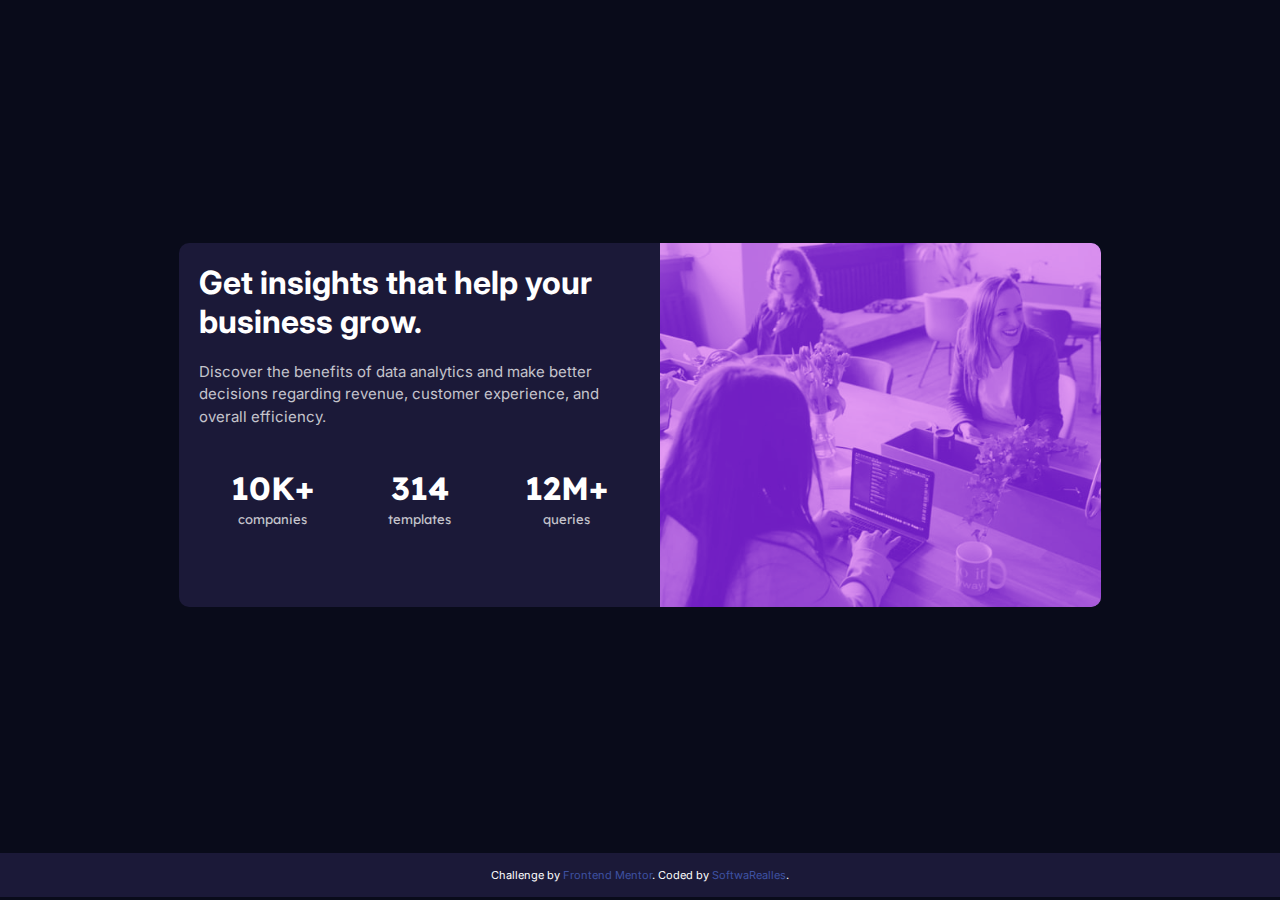
<file: 01-card/index.html>
<!DOCTYPE html>
<html lang="pt-BR">
<head>
  <meta charset="utf-8">
  <meta name="viewport" content="width=device-width">
  <link rel="preconnect" href="https://fonts.gstatic.com">
  <link href="https://fonts.googleapis.com/css2?family=Inter:wght@400;700&family=Lexend+Deca&display=swap" rel="stylesheet">
  <link rel="icon" type="image/png" sizes="32x32" href="./images/favicon-32x32.png">
  <link href="./css/style.css" rel="stylesheet" type="text/css" />
  <title>Frontend Mentor | Stats preview card component</title>
</head>
<body>
  <main class="main">
    <div class="container">
      <div class="card">
        <div class="card__info">
          <h1>Get <span>insights</span> that help your business grow.</h1>
          <p>
            Discover the benefits of data analytics and make better decisions regarding revenue, customer 
            experience, and overall efficiency.
          </p>

          <div class="card__stats">
            <div class="card__stat">
              <h1>10K+</h1> 
              <span>companies</span>
            </div>

            <div class="card__stat">
              <h1>314</h1> 
              <span>templates</span>
            </div>

            <div class="card__stat">
              <h1>12M+</h1>
              <span>queries</span>
            </div>
          </div>
        </div>
        <div class="card__img">
          <picture>
            <source media="(min-width:862px)" srcset="./images/image-header-desktop.jpg">
            <source media="(min-width:465px)" srcset="./images/image-header-mobile.jpg">
            <img src="./images/image-header-desktop.jpg" alt="Business">
          </picture>
        </div>
      </div>
    </div>
  </main>

  <footer class="attribution">
    Challenge by <a href="https://www.frontendmentor.io?ref=challenge" target="_blank">Frontend Mentor</a>. 
    Coded by <a href="https://www.facebook.com/softwarealles" target="_blank">SoftwaRealles</a>.
  </footer>
</body>
</html>
</file>
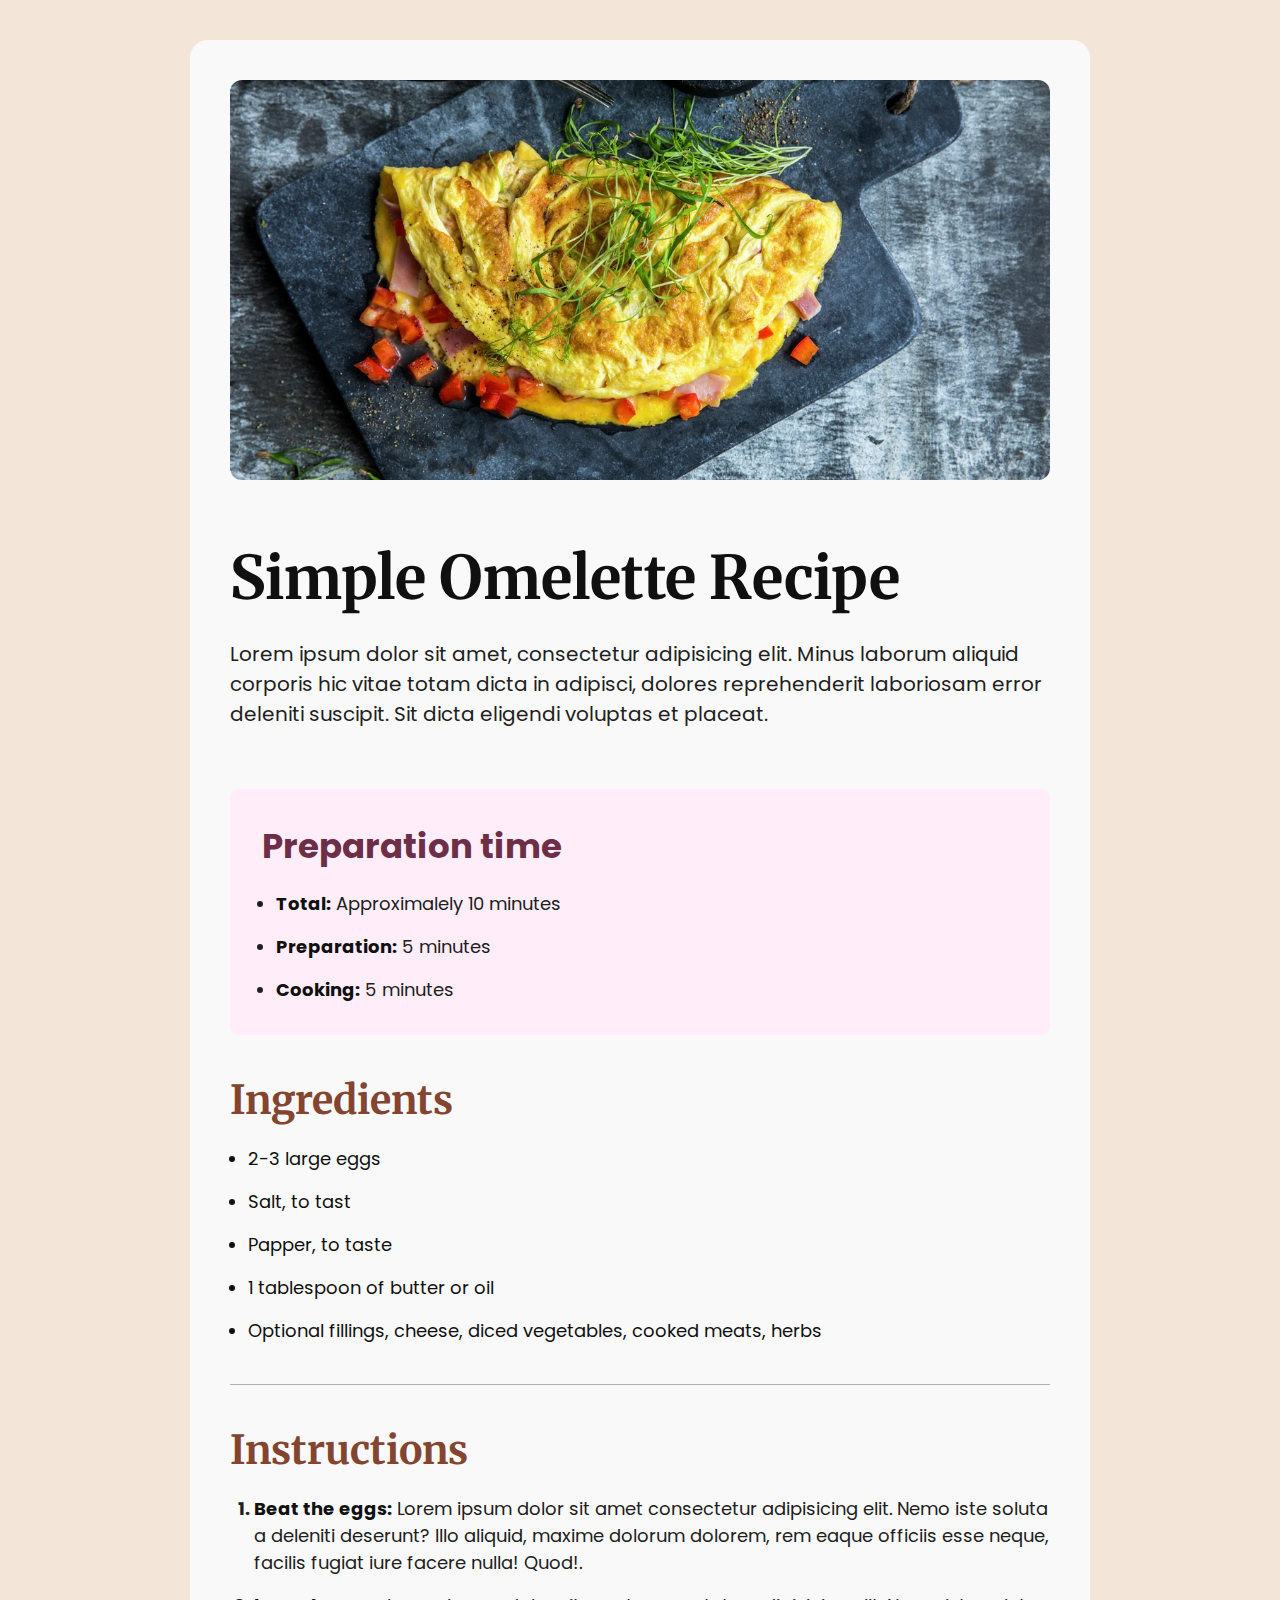
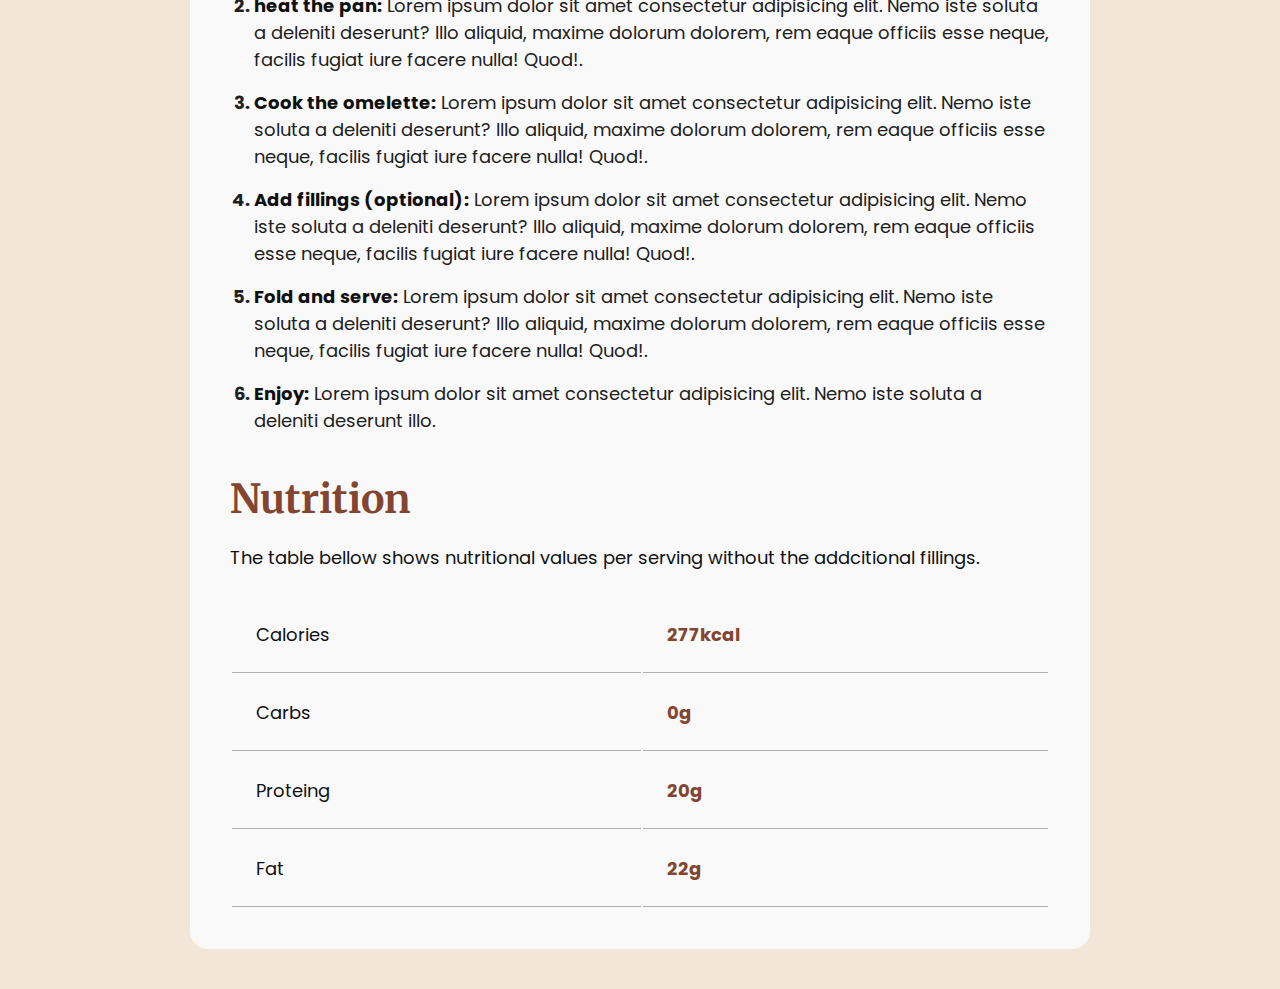
<file: 01-recipe_pages/index.html>
<!DOCTYPE html>
<html lang="pt-br">
  <head>
    <meta charset="UTF-8" />
    <link rel="shortcut icon" href="./favicon.png" type="image/png" />
    <link rel="preconnect" href="https://fonts.googleapis.com" />
    <link rel="preconnect" href="https://fonts.gstatic.com" crossorigin />
    <link
      href="https://fonts.googleapis.com/css2?family=Merriweather:ital,wght@0,300;0,400;0,700;0,900;1,300;1,400;1,700;1,900&family=Poppins:ital,wght@0,100;0,200;0,300;0,400;0,500;0,600;0,700;0,800;0,900;1,100;1,200;1,300;1,400;1,500;1,600;1,700;1,800;1,900&display=swap"
      rel="stylesheet"
    />
    <meta name="viewport" content="width=device-width, initial-scale=1.0" />
    <link rel="stylesheet" href="./css/style.min.css" />
    <title>01 - Recipe Pages</title>
  </head>
  <body>
    <div class="container">
      <header class="banner">
        <img src="./img/bg-01.webp" alt="" />
      </header>

      <main class="main">
        <header>
          <h1>Simple Omelette Recipe</h1>
          <p>
            Lorem ipsum dolor sit amet, consectetur adipisicing elit. Minus
            laborum aliquid corporis hic vitae totam dicta in adipisci, dolores
            reprehenderit laboriosam error deleniti suscipit. Sit dicta eligendi
            voluptas et placeat.
          </p>
        </header>

        <div class="preparation">
          <h3>Preparation time</h3>
          <ul>
            <li><b>Total:</b> Approximalely 10 minutes</li>
            <li><b>Preparation:</b> 5 minutes</li>
            <li><b>Cooking:</b> 5 minutes</li>
          </ul>
        </div>

        <div class="ingredients">
          <h2 class="title-secondary">Ingredients</h2>
          <ul>
            <li>2-3 large eggs</li>
            <li>Salt, to tast</li>
            <li>Papper, to taste</li>
            <li>1 tablespoon of butter or oil</li>
            <li>
              Optional fillings, cheese, diced vegetables, cooked meats, herbs
            </li>
          </ul>
        </div>

        <div class="instructions">
          <h2 class="title-secondary">Instructions</h2>
          <ol>
            <li>
              <b>Beat the eggs:</b> Lorem ipsum dolor sit amet consectetur
              adipisicing elit. Nemo iste soluta a deleniti deserunt? Illo
              aliquid, maxime dolorum dolorem, rem eaque officiis esse neque,
              facilis fugiat iure facere nulla! Quod!.
            </li>
            <li>
              <b>heat the pan:</b> Lorem ipsum dolor sit amet consectetur
              adipisicing elit. Nemo iste soluta a deleniti deserunt? Illo
              aliquid, maxime dolorum dolorem, rem eaque officiis esse neque,
              facilis fugiat iure facere nulla! Quod!.
            </li>
            <li>
              <b>Cook the omelette:</b> Lorem ipsum dolor sit amet consectetur
              adipisicing elit. Nemo iste soluta a deleniti deserunt? Illo
              aliquid, maxime dolorum dolorem, rem eaque officiis esse neque,
              facilis fugiat iure facere nulla! Quod!.
            </li>
            <li>
              <b>Add fillings (optional):</b> Lorem ipsum dolor sit amet
              consectetur adipisicing elit. Nemo iste soluta a deleniti
              deserunt? Illo aliquid, maxime dolorum dolorem, rem eaque officiis
              esse neque, facilis fugiat iure facere nulla! Quod!.
            </li>
            <li>
              <b>Fold and serve:</b> Lorem ipsum dolor sit amet consectetur
              adipisicing elit. Nemo iste soluta a deleniti deserunt? Illo
              aliquid, maxime dolorum dolorem, rem eaque officiis esse neque,
              facilis fugiat iure facere nulla! Quod!.
            </li>
            <li>
              <b>Enjoy:</b> Lorem ipsum dolor sit amet consectetur adipisicing
              elit. Nemo iste soluta a deleniti deserunt illo.
            </li>
          </ol>
        </div>

        <div class="nutrition">
          <h2 class="title-secondary">Nutrition</h2>
          <p>
            The table bellow shows nutritional values per serving without the
            addcitional fillings.
          </p>

          <table>
            <!-- <thead>
              <tr>
                <th></th>
              </tr>
            </thead> -->
            <tbody>
              <tr>
                <td>Calories</td>
                <td>277kcal</td>
              </tr>
              <tr>
                <td>Carbs</td>
                <td>0g</td>
              </tr>
              <tr>
                <td>Proteing</td>
                <td>20g</td>
              </tr>
              <tr>
                <td>Fat</td>
                <td>22g</td>
              </tr>
            </tbody>
          </table>
        </div>
      </main>
    </div>
  </body>
</html>
</file>
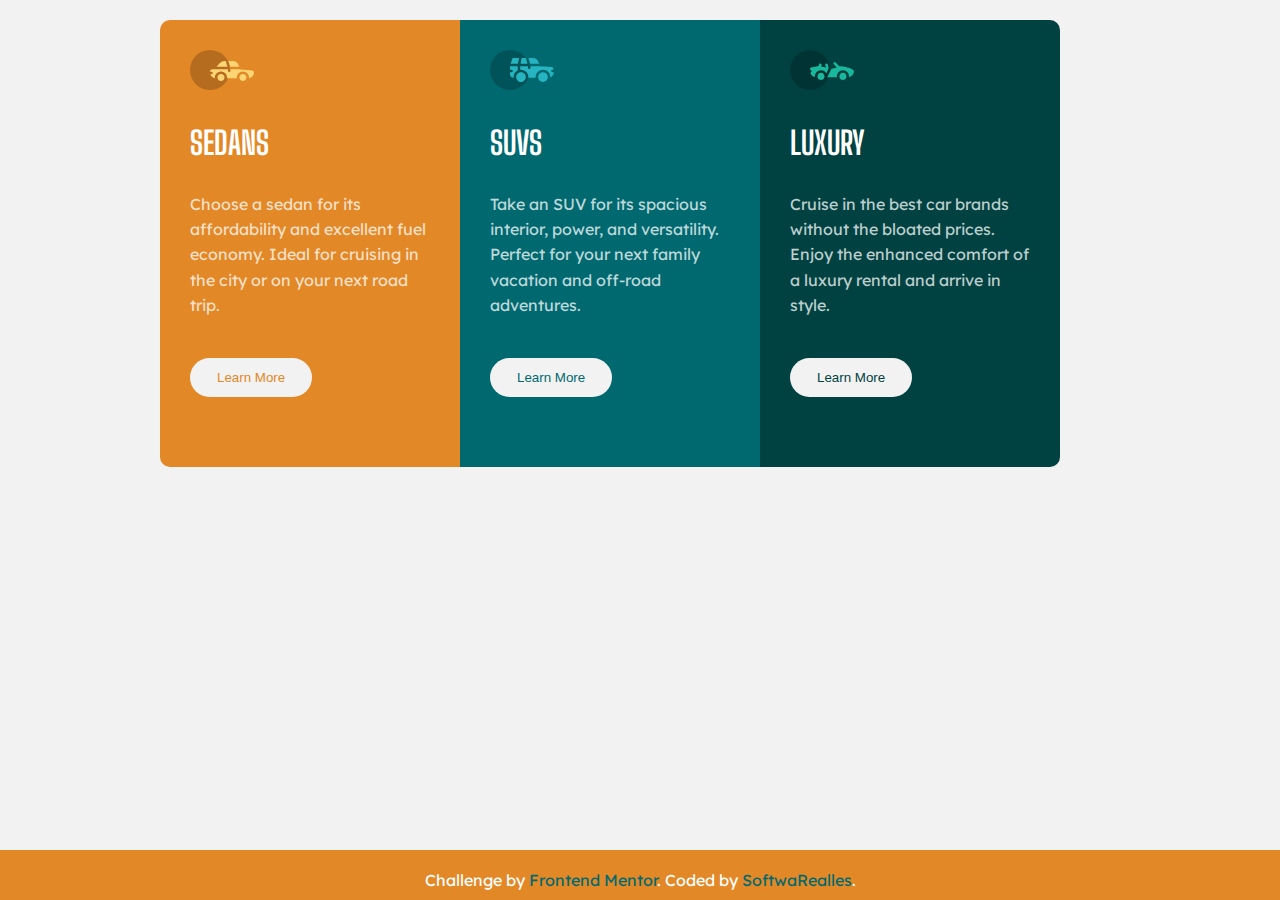
<file: 02-card/index.html>
<!DOCTYPE html>
<html lang="pt-BR">
<head>
  <meta charset="utf-8"/>
  <meta name="viewport" content="width=device-width"/>
  <link rel="icon" type="image/png" sizes="32x32" href="./images/favicon-32x32.png">
  <link rel="preconnect" href="https://fonts.gstatic.com"/>
  <link href="https://fonts.googleapis.com/css2?family=Big+Shoulders+Display:wght@700&family=Lexend+Deca&display=swap" rel="stylesheet"/>
  <link href="./css/style.css" rel="stylesheet" type="text/css"/>
  <title>Frontend Mentor | 3-column preview card component</title>
</head>
<body>
  <main>
    <div class="container">
      <div class="card-flex">
        <div class="card">
          <div class="card__icon">
            <img src="./images/icon-sedans.svg" alt="Sedans"/>
          </div>
          <div class="card__text">
            <h1>Sedans</h1>
            <p>
              Choose a sedan for its affordability and excellent fuel economy. Ideal for cruising in the city or on your next road trip.
            </p>
            <button class="btn btn--card1">Learn More</button>
          </div>
        </div>
        
        <div class="card">
          <div class="card__icon">
            <img src="./images/icon-suvs.svg" alt="SUVs"/>
          </div>
          <div class="card__text">
            <h1>SUVs</h1>
            <p>
              Take an SUV for its spacious interior, power, and versatility. Perfect for your next family vacation and off-road adventures.
            </p>
            <button class="btn btn--card2">Learn More</button>
          </div>
        </div>
        
        <div class="card">
          <div class="card__icon">
            <img src="./images/icon-luxury.svg" alt="Luxury"/>
          </div>
          <div class="card__text">
            <h1>Luxury</h1>
            <p>
              Cruise in the best car brands without the bloated prices. Enjoy the enhanced comfort of a luxury rental and arrive in style.
            </p>
            <button class="btn btn--card3">Learn More</button>
          </div>
        </div>
      </div>
    </div>
  </main>
  <footer class="attribution">
    Challenge by <a href="https://www.frontendmentor.io?ref=challenge" target="_blank">Frontend Mentor</a>. 
    Coded by <a href="https://www.facebook.com/softwarealles" target="_blank">SoftwaRealles</a>.
  </footer>
</body>
</html>
</file>
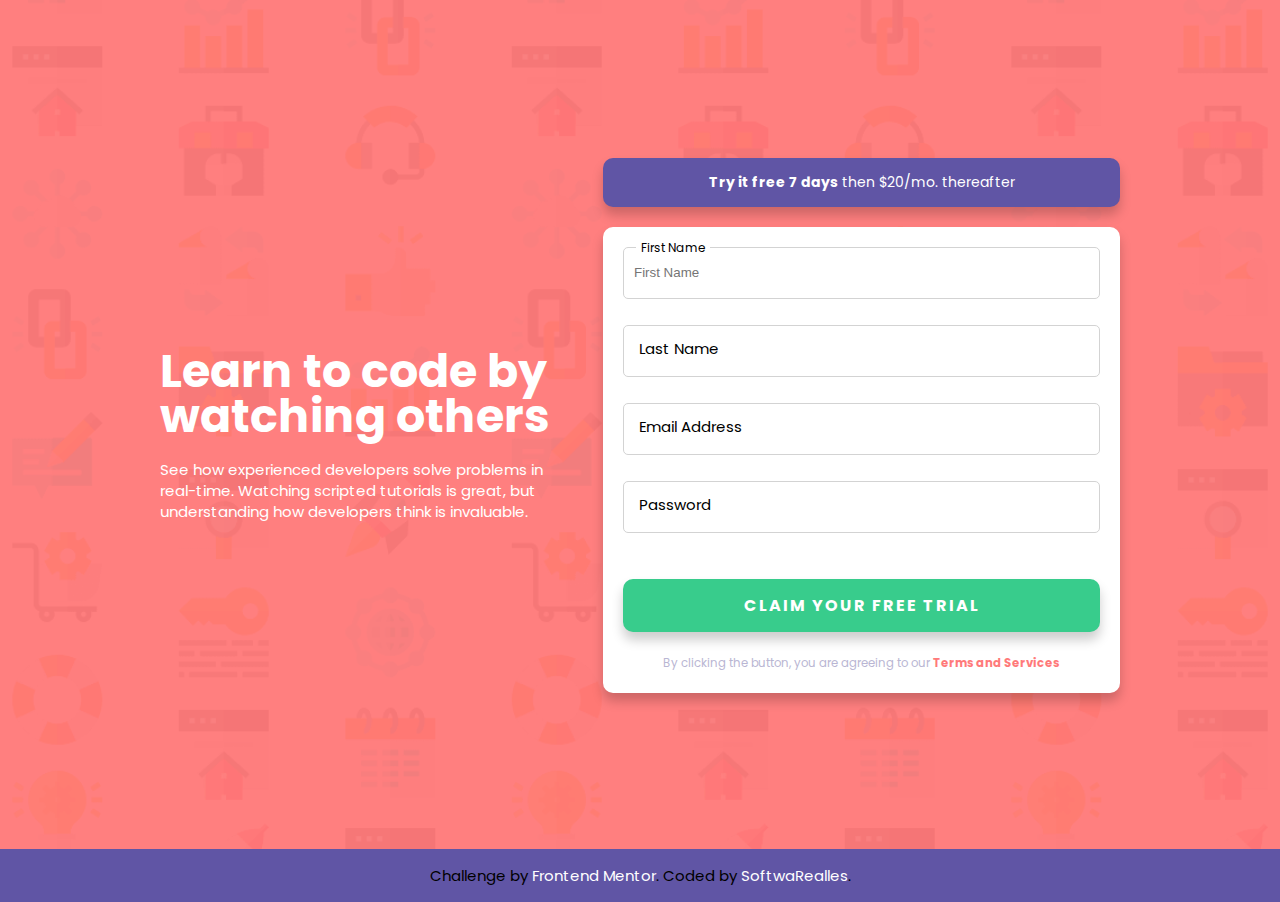
<file: 03-form/index.html>
<!DOCTYPE html>
<html lang="pt-BR">
<head>
  <meta charset="utf-8"/>
  <meta name="viewport" content="width=device-width"/>
  <link rel="preconnect" href="https://fonts.gstatic.com"/>
  <link rel="shortcut icon" href="./images/favicon-32x32.png" type="image/x-icon"/>
  <link href="https://fonts.googleapis.com/css2?family=Poppins:wght@400;500;600;700&display=swap" rel="stylesheet"/>
  <link href="./css/style.css" rel="stylesheet" type="text/css"/>
  <title>Frontend Mentor | Intro component with sign up form</title>
</head>
<body>
		<main>
			<div class="container">
				<div class="flex">
					<div class="text">
						<h1>Learn to code by watching others</h1>
						<p>
							See how experienced developers solve problems in real-time. Watching scripted tutorials is great, but understanding how developers think is invaluable.
						</p>
					</div>
					<div class="box-form">
						<div class="trial">
							<strong>Try it free 7 days</strong> then $20/mo. thereafter
						</div>
						<form id="form" action="./">
							<div class="input-block">
								<input id="txtName" class="input" type="text" placeholder="First Name" autofocus aria-label="First Name">
								<label for="txtName">First Name</label>
								<span class="msgError">First Name cannot be empty</span>
							</div>
							<div class="input-block">
								<input id="txtLastName" class="input" type="text" placeholder="Last Name" aria-label="Last Name">
								<label for="txtLastName">Last Name</label>
								<span class="msgError">Last Name cannot be empty</span>
							</div>
							<div class="input-block">
								<input id="txtEmail" class="input" type="email" placeholder="Email Address" aria-label="Email Address">
								<label for="txtEmail">Email Address</label>
								<span class="msgError">Looks like this is not an email</span>
							</div>
							<div class="input-block">
								<input id="txtPassword" class="input" type="password" placeholder="Password" aria-label="Password">
								<label for="txtPassword">Password</label>
								<span class="msgError">Password cannot be empty</span>
							</div>

							<button id="btn" class="btn" type="submit" >Claim your free trial</button>
							<p class="terms">
								<small>By clicking the button, you are agreeing to our <a href="">Terms and Services</a></small>
							</p>
						</form>
					</div>
				</div>
			</div>
		</main>
		<footer class="attribution">
      Challenge by <a href="https://www.frontendmentor.io?ref=challenge" target="_blank">Frontend Mentor</a>. 
      Coded by <a href="https://www.facebook.com/softwarealles" target="_blank">SoftwaRealles</a>.

			<div id="modalContainer" class="modal-container">
				<div class="modal">
					<button id="btnClose" class="btnClose">&times</button>
					<p>Nome: </p>
					<p>Last Nome: </p>
					<p>Email: </p>
					<p>Password: </p>
				</div>
			</div>
		</footer>
    <script type="module" src="./js/script.js"></script>
  </body>
</html>
</file>
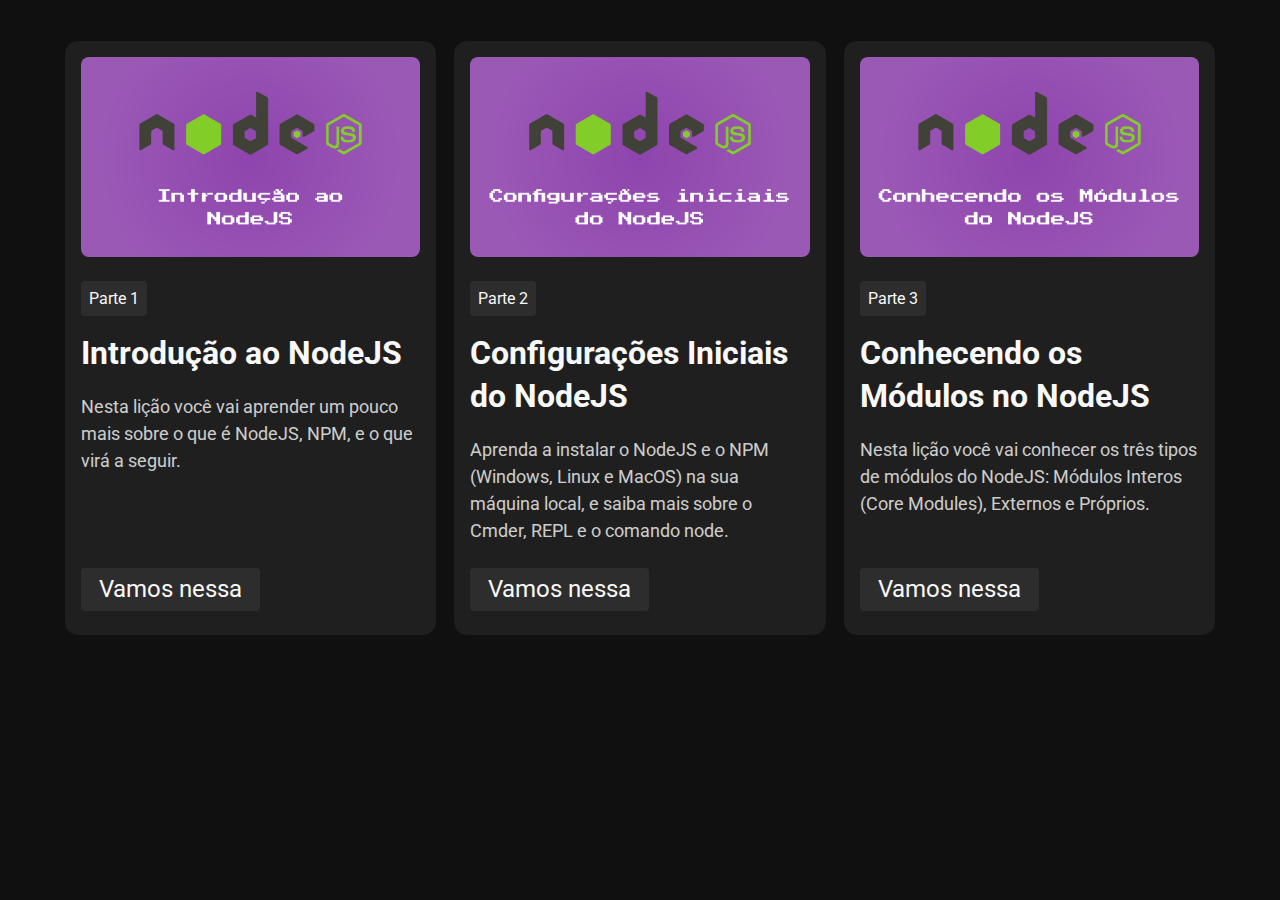
<file: 03-posts_card/index.html>
<!DOCTYPE html>
<html lang="pt-br">
  <head>
    <meta charset="UTF-8" />
    <link rel="shortcut icon" href="./favicon.png" type="image/png" />
    <link rel="preconnect" href="https://fonts.googleapis.com" />
    <link rel="preconnect" href="https://fonts.gstatic.com" crossorigin />
    <link
      href="https://fonts.googleapis.com/css2?family=Roboto:ital,wght@0,100;0,300;0,400;0,500;0,700;0,900;1,100;1,300;1,400;1,500;1,700;1,900&display=swap"
      rel="stylesheet"
    />
    <meta name="viewport" content="width=device-width, initial-scale=1.0" />
    <link rel="stylesheet" href="./css/style.min.css" />
    <title>03 - Posts Card</title>
  </head>
  <body>
    <div class="container">
      <div class="cards">
        <div class="card">
          <div class="card-top">
            <img src="./img/card-01.png" alt="" />
          </div>

          <div class="card-body">
            <span>Parte 1</span>
            <h3>Introdução ao NodeJS</h3>
            <p>
              Nesta lição você vai aprender um pouco mais sobre o que é NodeJS,
              NPM, e o que virá a seguir.
            </p>
          </div>
          <footer class="card-footer">
            <a class="button" href="#">Vamos nessa</a>
          </footer>
        </div>
        <div class="card">
          <div class="card-top">
            <img src="./img/card-02.png" alt="" />
          </div>

          <div class="card-body">
            <span>Parte 2</span>
            <h3>Configurações Iniciais do NodeJS</h3>
            <p>
              Aprenda a instalar o NodeJS e o NPM (Windows, Linux e MacOS) na
              sua máquina local, e saiba mais sobre o Cmder, REPL e o comando
              node.
            </p>
          </div>
          <footer class="card-footer">
            <a class="button" href="#">Vamos nessa</a>
          </footer>
        </div>
        <div class="card">
          <div class="card-top">
            <img src="./img/card-03.png" alt="" />
          </div>

          <div class="card-body">
            <span>Parte 3</span>
            <h3>Conhecendo os Módulos no NodeJS</h3>
            <p>
              Nesta lição você vai conhecer os três tipos de módulos do NodeJS:
              Módulos Interos (Core Modules), Externos e Próprios.
            </p>
          </div>

          <footer class="card-footer">
            <a class="button" href="#">Vamos nessa</a>
          </footer>
        </div>
      </div>
    </div>
  </body>
</html>
</file>
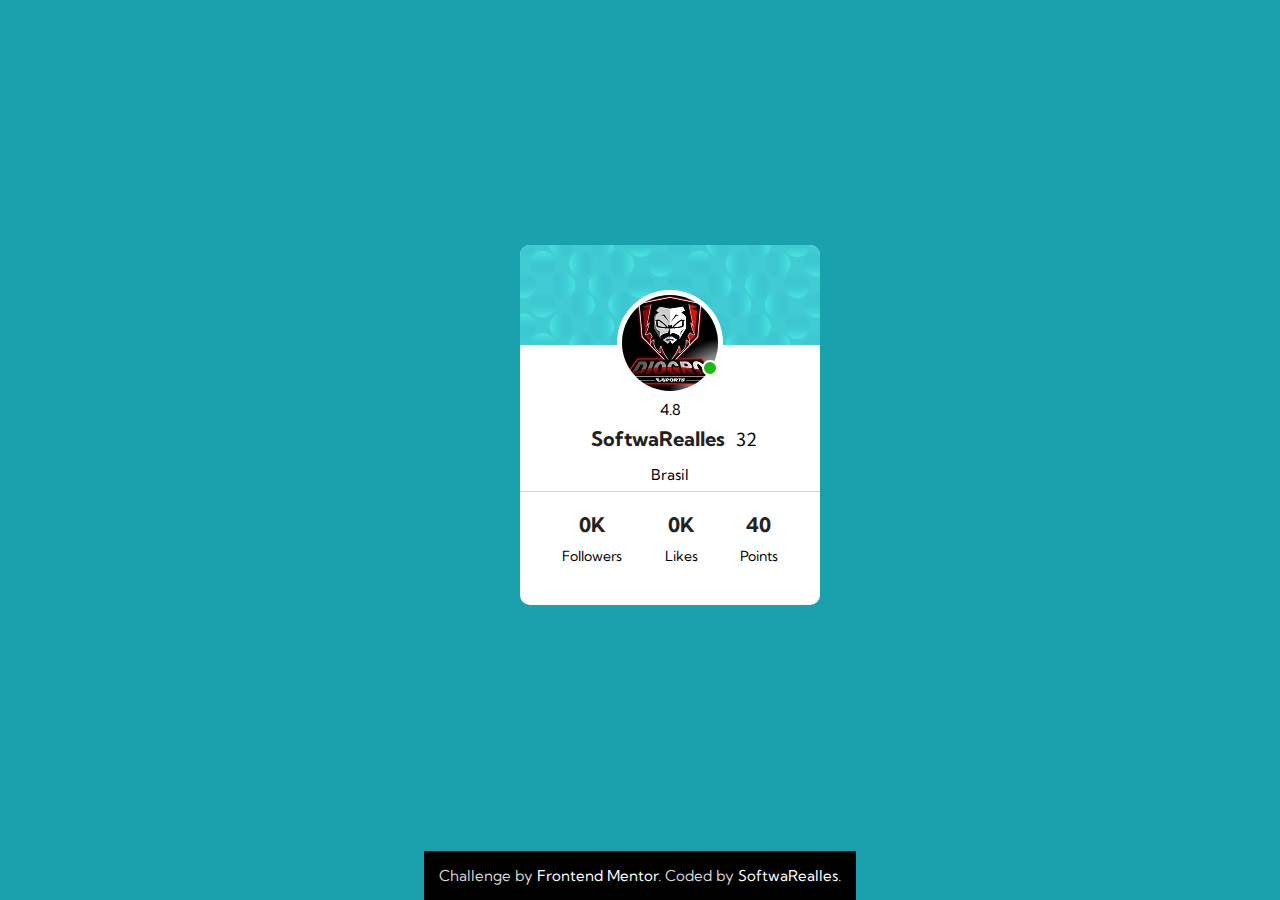
<file: 04-card/index.html>
<!DOCTYPE html>
<html lang="pt-BR">
<head>
  <meta charset="utf-8"/>
  <meta name="viewport" content="width=device-width"/>
  <link rel="shortcut icon" href="./images/favicon-32x32.png" type="image/x-icon">
  <link rel="preconnect" href="https://fonts.gstatic.com"/>
  <link href="https://fonts.googleapis.com/css2?family=Kumbh+Sans:wght@400;700&display=swap" rel="stylesheet"/>
  <link rel="stylesheet" href="https://use.fontawesome.com/releases/v5.15.3/css/all.css" integrity="sha384-SZXxX4whJ79/gErwcOYf+zWLeJdY/qpuqC4cAa9rOGUstPomtqpuNWT9wdPEn2fk" crossorigin="anonymous"/>
  <link href="./css/style.css" rel="stylesheet" type="text/css"/>
  <title>Frontend Mentor | Profile card component</title>
</head>
<body>
  <main>
    <div class="container">
      <div class="card">
        <div class="card__top"></div>
        <div class="card__body">
          <div class="card__img">
            <img src="./images/profile.jpg" alt=""/>
            <p data-weekend="1,2,3,4,5,6" data-hours="8,18"></p>
            <p class="rate"><i class="fas fa-star"></i> 4.8</p>
          </div>
          <div class="card__text">
            <p><span class="card__name"><a href="https://www.frontendmentor.io/profile/softwarealles" target="_blank">SoftwaRealles</a></span> <span class="card__age">32</span></p>
            <p class="card__country">Brasil</p>
          </div>
          <div class="card__footer">
            <div class="card__stats">
              <span class="card__num">0K</span>
              <span class="card__info">Followers</span>
            </div>
            <div class="card__stats">
              <span class="card__num">0K</span>
              <span class="card__info">Likes</span>
            </div>
            <div class="card__stats">
              <span class="card__num">40</span>
              <span class="card__info">Points</span>
            </div>
          </div>
          <div class="card__social">
            <ul>
              <li><a href="https://www.facebook.com/softwarealles" target="_blank"><i class="fab fa-facebook-square"></i></a></li>
              <li><a href="https://twitter.com/softwarealles" target="_blank"><i class="fab fa-twitter-square"></i></a></li>
              <li><a href="https://codepen.io/SoftwaRealles/" target="_blank"><i class="fab fa-codepen"></i></a></li>
              <li><a href="https://www.behance.net/softwarealles/moodboards" target="_blank"><i class="fab fa-behance-square"></i></a></li>
            </ul>
          </div>
        </div>
      </div>
    </div>
  </main>
  <footer class="attribution">
    Challenge by <a href="https://www.frontendmentor.io?ref=challenge" target="_blank">Frontend Mentor</a>. 
    Coded by <a href="https://www.facebook.com/softwarealles" target="_blank">SoftwaRealles</a>.
  </footer>
  <script type="module" src="./js/script.js"></script>
</body>
</html>
</file>
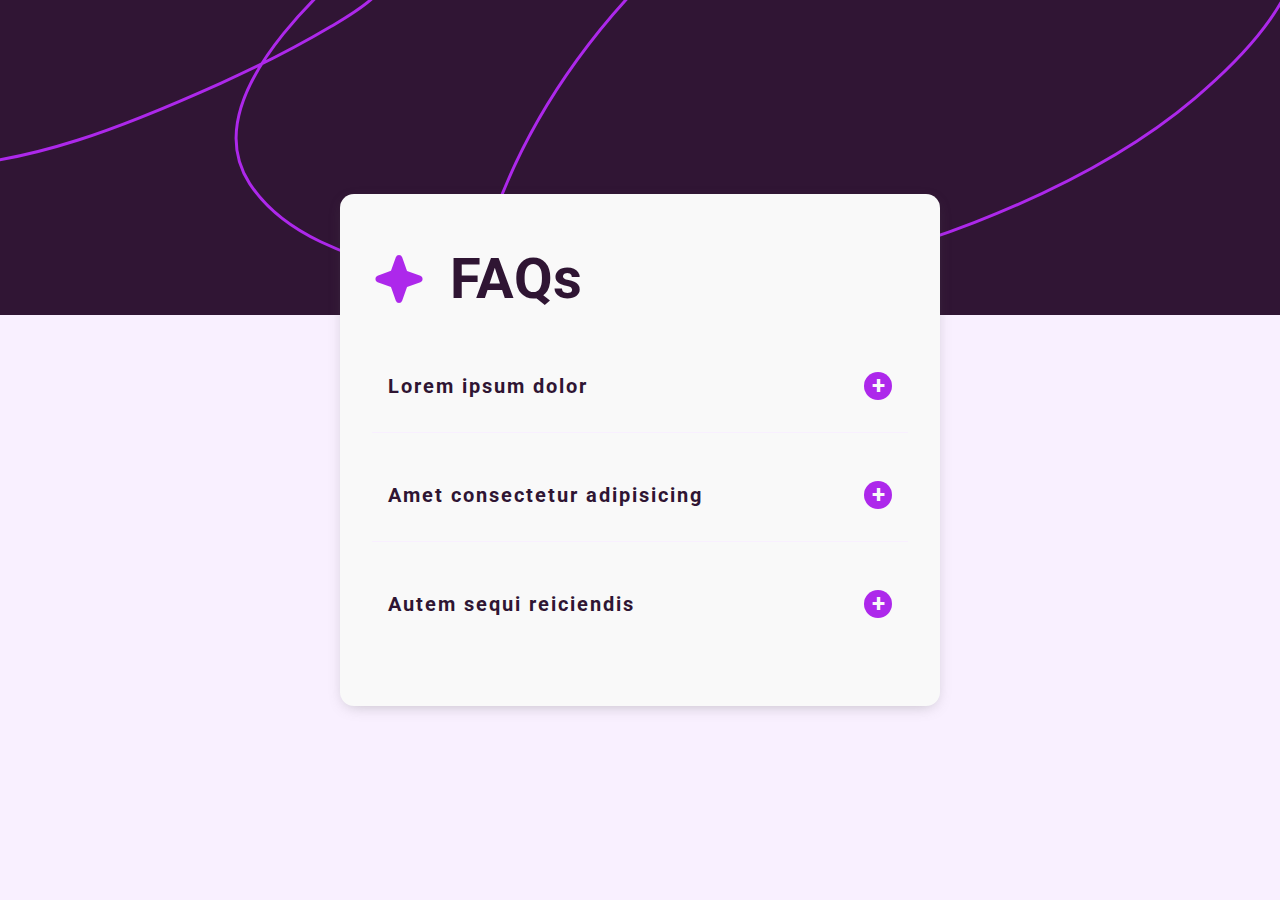
<file: 04-faq_accordion/index.html>
<!DOCTYPE html>
<html lang="pt-br">
  <head>
    <meta charset="UTF-8" />
    <link rel="shortcut icon" href="./favicon.png" type="image/png" />
    <link rel="preconnect" href="https://fonts.googleapis.com" />
    <link rel="preconnect" href="https://fonts.gstatic.com" crossorigin />
    <link
      href="https://fonts.googleapis.com/css2?family=Roboto:ital,wght@0,100;0,300;0,400;0,500;0,700;0,900;1,100;1,300;1,400;1,500;1,700;1,900&display=swap"
      rel="stylesheet"
    />
    <meta name="viewport" content="width=device-width, initial-scale=1.0" />
    <link rel="stylesheet" href="./css/style.min.css" />
    <script src="./js/script.js" defer></script>
    <title>04 - FAQ Accordion</title>
  </head>
  <body>
    <main>
      <div class="bg"></div>
      <div class="card">
        <header class="header">
          <img src="./img/icon-star.svg" alt="" />
          <h3>FAQs</h3>
        </header>
        <div class="faqs">
          <div
            class="faq__box"
            data-aos="fade-up"
            data-aos-delay="100"
            data-aos-easing="ease-in-out"
            data-aos-duration="700"
          >
            <button class="faq__button">
              <h4 class="faq__ask">Lorem ipsum dolor</h4>
              <span class="faq__close">&plus;</span>
            </button>

            <div class="faq__content">
              <p class="faq__text">
                Lorem ipsum dolor, sit amet consectetur adipisicing elit. Labore
                numquam voluptate consequuntur, asperiores, nam porro eligendi
                ipsam saepe voluptatum nihil quod dolores rem eaque accusantium
                earum? A unde aliquam enim?
              </p>
            </div>
          </div>

          <div
            class="faq__box"
            data-aos="fade-up"
            data-aos-delay="300"
            data-aos-easing="ease-in-out"
            data-aos-duration="700"
          >
            <button class="faq__button">
              <h4 class="faq__ask">Amet consectetur adipisicing</h4>
              <span class="faq__close">&plus;</span>
            </button>

            <div class="faq__content">
              <p class="faq__text">
                Lorem ipsum, dolor sit amet consectetur adipisicing elit. Magni
                temporibus quas voluptas? Autem sequi reiciendis aperiam, quia,
                beatae amet, illo iste asperiores assumenda distinctio sint
                eaque nam mollitia minus omnis!
              </p>
            </div>
          </div>

          <div
            class="faq__box"
            data-aos="fade-up"
            data-aos-delay="500"
            data-aos-easing="ease-in-out"
            data-aos-duration="700"
          >
            <button class="faq__button">
              <h4 class="faq__ask">Autem sequi reiciendis</h4>
              <span class="faq__close">&plus;</span>
            </button>

            <div class="faq__content">
              <p class="faq__text">
                Lorem ipsum dolor sit amet consectetur adipisicing elit.
                Eligendi porro et corrupti minima iure asperiores quaerat
                sapiente itaque quia, sed, eos omnis dignissimos nihil animi
                ipsa natus nostrum ea maxime.
              </p>
            </div>
          </div>
        </div>
      </div>
    </main>
  </body>
</html>
</file>
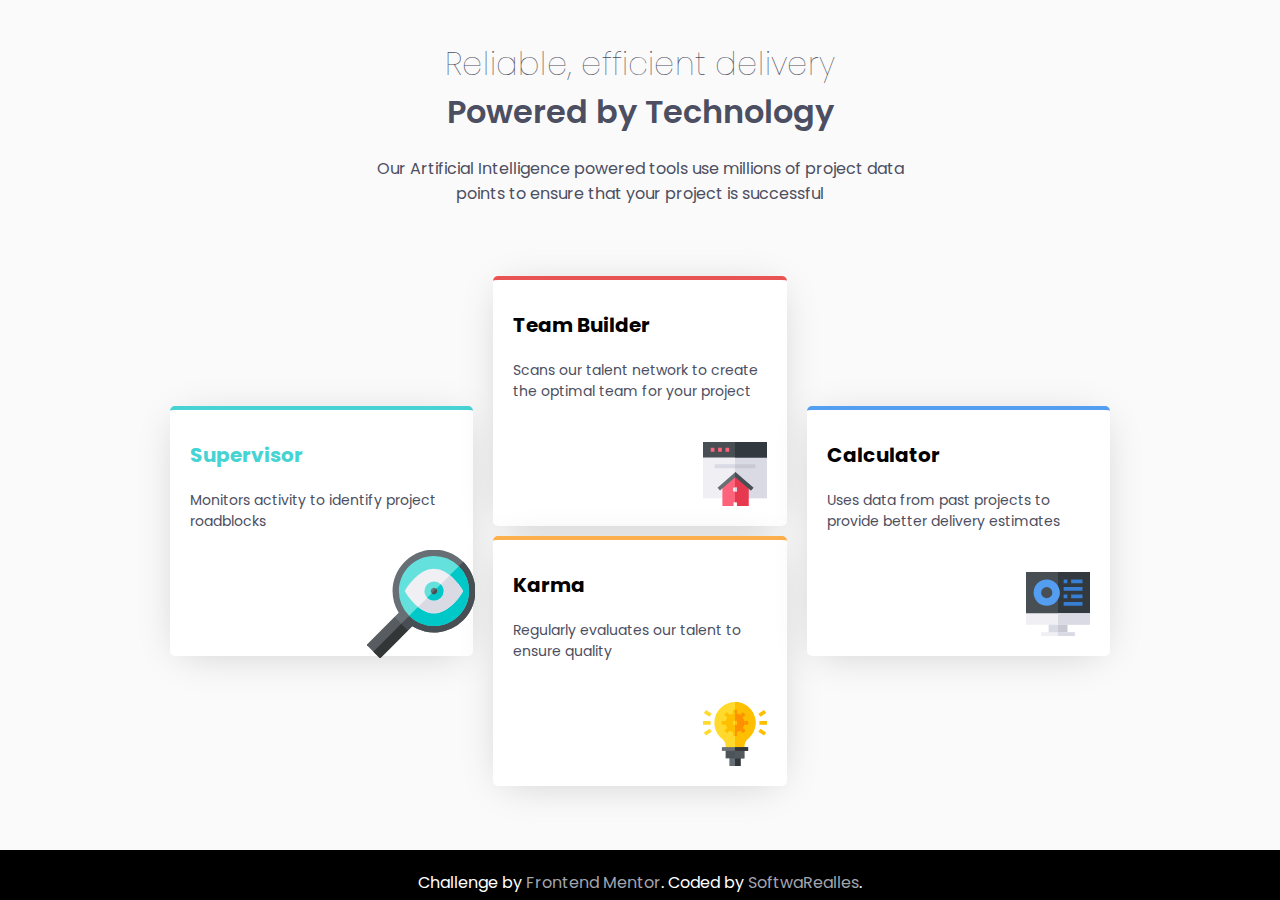
<file: 05-card/index.html>
<!DOCTYPE html>
<html lang="pt-BR">
<head>
  <meta charset="utf-8"/>
  <meta name="viewport" content="width=device-width"/>
  <link rel="shortcut icon" href="./images/favicon-32x32.png" type="image/x-icon"/>
  <link rel="preconnect" href="https://fonts.gstatic.com"/>
  <link href="https://fonts.googleapis.com/css2?family=Poppins:wght@200;400;600&display=swap" rel="stylesheet"/>
  <link href="./css/style.css" rel="stylesheet" type="text/css"/>
  <title>Frontend Mentor | Four card feature section</title>
</head>
<body>
  <main>
    <div class="container">
      <header>
        <h1>Reliable, efficient delivery<br/>
          <strong>Powered by Technology</strong></h1>
          <p>Our Artificial Intelligence powered tools use millions of project data points 
            to ensure that your project is successful</p>
      </header>
      <div class="flex">

        <div class="card cyan active">
          <div class="card__top">
            <h1>Supervisor</h1>
            <p>
              Monitors activity to identify project roadblocks
            </p>
          </div>
          <div class="card__footer">
            <img src="./images/icon-supervisor.svg" alt="Supervisor"/>
          </div>
        </div>

        <div class="card-box">
          <div class="card red">
          <div class="card__top">
            <h1>Team Builder</h1>
            <p>
              Scans our talent network to create the optimal team for your project
            </p>
          </div>
          <div class="card__footer">
            <img src="./images/icon-team-builder.svg" alt="Team Builder"/>
          </div>
          </div>
          
          <div class="card orange">
          <div class="card__top">
            <h1>Karma</h1>
            <p>
              Regularly evaluates our talent to ensure quality
            </p>
          </div>
          <div class="card__footer">
            <img src="./images/icon-karma.svg" alt="Karma"/>
          </div>
          </div>
        </div>

        <div class="card blue">
          <div class="card__top">
            <h1>Calculator</h1>
            <p>
              Uses data from past projects to provide better delivery estimates
            </p>
          </div>
          <div class="card__footer">
            <img src="./images/icon-calculator.svg" alt="Calculator"/>
          </div>
        </div>
      </div>
    </div>
  </main>
  <footer class="attribution">
    Challenge by <a href="https://www.frontendmentor.io?ref=challenge" target="_blank">Frontend Mentor</a>. 
    Coded by <a href="https://www.facebook.com/softwarealles" target="_blank">SoftwaRealles</a>.
  </footer>
</body>
</html>
</file>
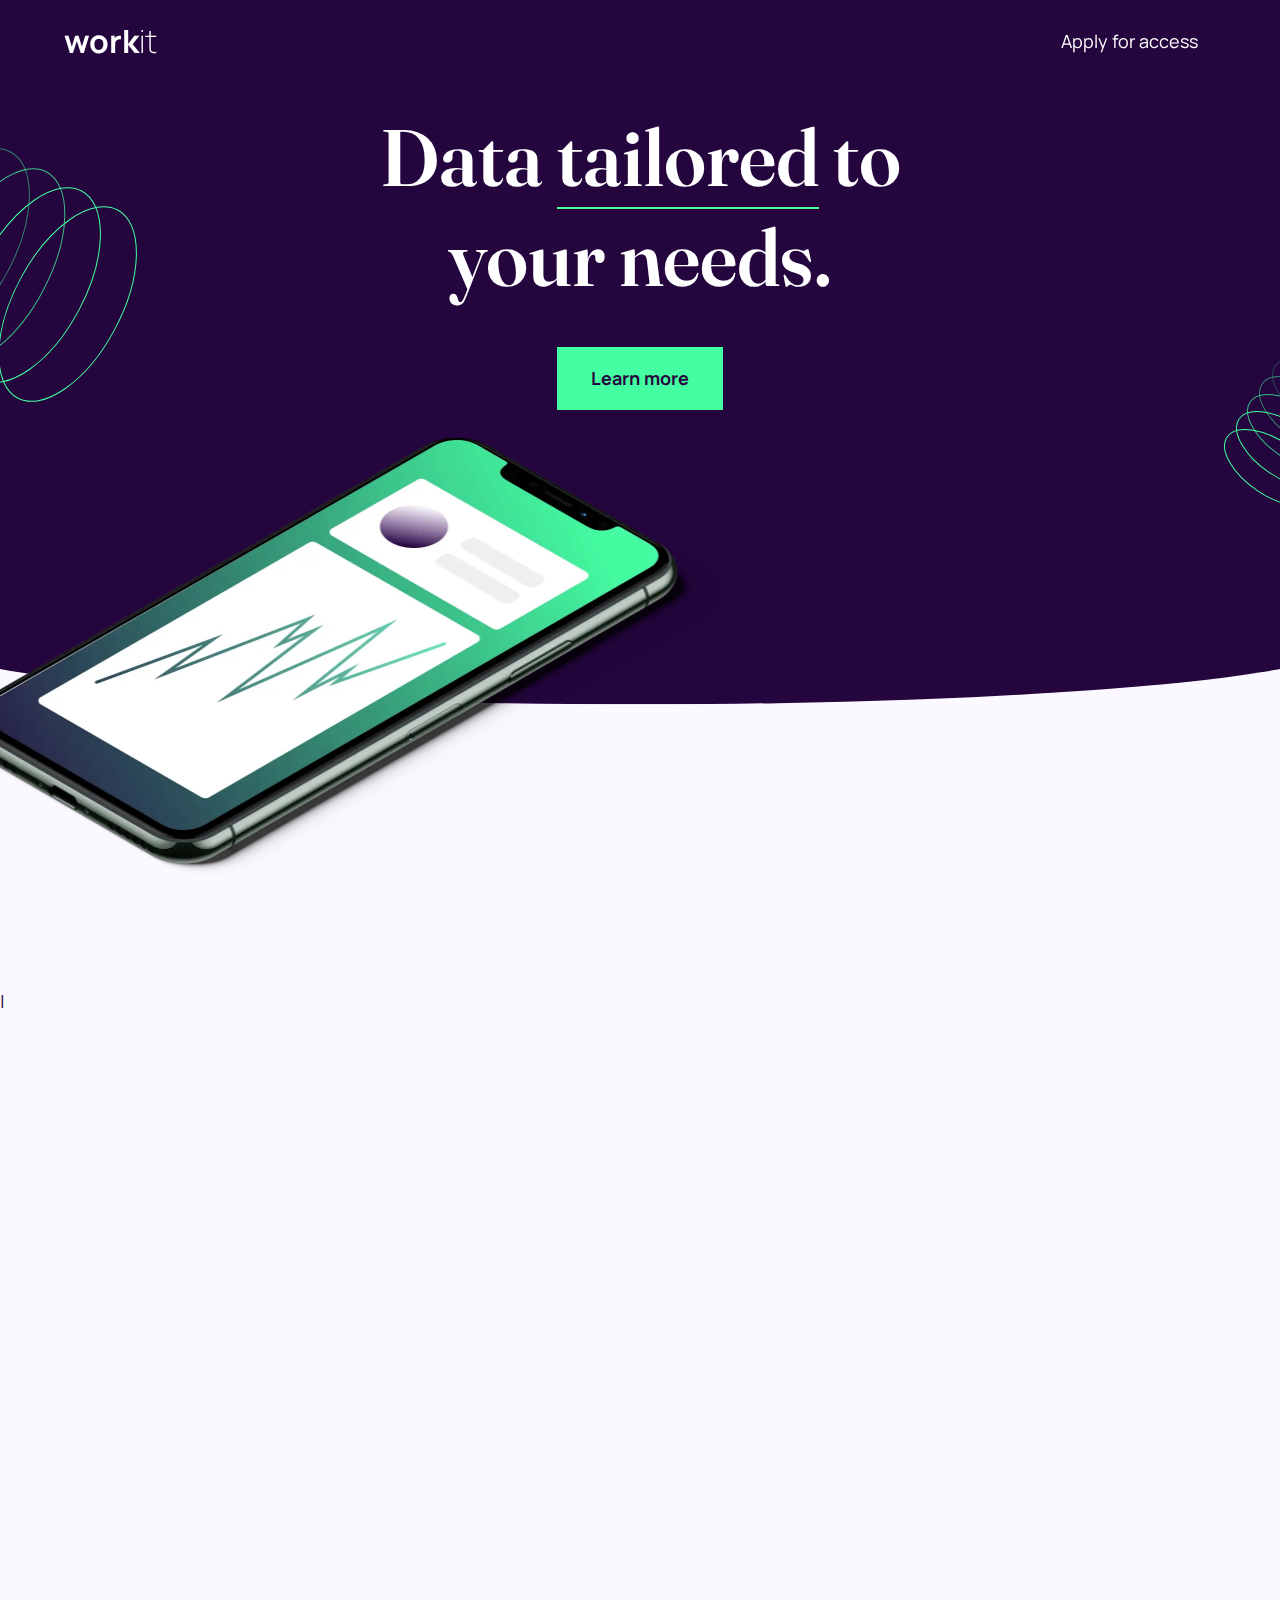
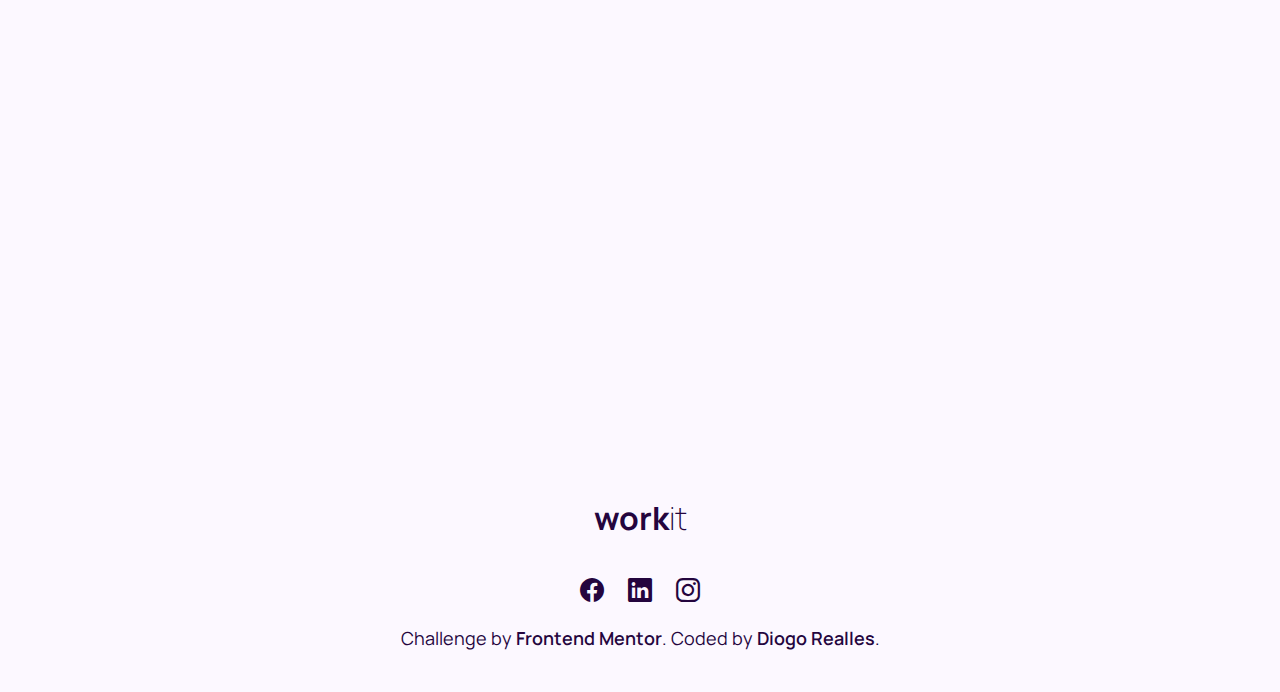
<file: 05-workit/index.html>
<!DOCTYPE html>
<html lang="pt-br">
  <head>
    <meta charset="UTF-8" />
    <link rel="shortcut icon" href="./favicon.png" type="image/png" />
    <link rel="preconnect" href="https://fonts.googleapis.com" />
    <link rel="preconnect" href="https://fonts.gstatic.com" crossorigin />
    <link
      href="https://fonts.googleapis.com/css2?family=Fraunces:ital,opsz,wght@0,9..144,100..900;1,9..144,100..900&family=Manrope:wght@200..800&display=swap"
      rel="stylesheet"
    />
    <link
      rel="stylesheet"
      href="https://cdn.jsdelivr.net/npm/bootstrap-icons@1.11.3/font/bootstrap-icons.min.css"
    />
    <meta name="viewport" content="width=device-width, initial-scale=1.0" />
    <link href="https://unpkg.com/aos@2.3.1/dist/aos.css" rel="stylesheet" />
    <script src="https://unpkg.com/aos@2.3.1/dist/aos.js"></script>
    <script src="./js/script.js" defer></script>
    <link rel="stylesheet" href="./css/style.min.css" />
    <title>05 - Workit</title>
  </head>
  <body>
    <header>
      <div class="container">
        <nav>
          <a
            data-aos="fade-down"
            data-aos-delay="100"
            data-aos-duration="1000"
            class="logo"
            href="./"
            ><span>Work</span>it</a
          >
          <a
            data-aos="fade-down"
            data-aos-delay="500"
            data-aos-duration="1000"
            class="access"
            href="#"
            >Apply for access</a
          >
        </nav>
      </div>
    </header>

    <section class="hero">
      <div class="container">
        <div class="content">
          <h1
            data-aos="fade-down"
            data-aos-delay="100"
            data-aos-duration="1000"
          >
            Data <span>tailored</span> to your needs.
          </h1>

          <button
            data-aos="fade-down"
            data-aos-delay="500"
            data-aos-duration="1000"
            class="button-green"
          >
            Learn more
          </button>
        </div>
        <img src="./img/image-hero.webp" alt="smartphone" />
      </div>
    </section>

    <section class="features">
      |
      <div class="container">
        <div class="cards">
          <div
            data-aos="fade-down"
            data-aos-delay="100"
            data-aos-duration="1000"
            class="card"
          >
            <div class="card-header">
              <div class="number">1</div>
            </div>
            <div class="card-body">
              <h3>Actionable insights</h3>
              <p>
                Optimize your products, improve customer satisfaction and stay
                ahead of the competition with our product data analytics.
              </p>
            </div>
          </div>
          <div
            data-aos="fade-down"
            data-aos-delay="500"
            data-aos-duration="1000"
            class="card"
          >
            <div class="card-header">
              <div class="number">2</div>
            </div>
            <div class="card-body">
              <h3>Data-driven decisions</h3>
              <p>
                Make data-driven decisions with our product data analytics. Our
                AI-generated reports help you unlock insights hidden in your
                product data.
              </p>
            </div>
          </div>
          <div
            data-aos="fade-down"
            data-aos-delay="900"
            data-aos-duration="1000"
            class="card"
          >
            <div class="card-header">
              <div class="number">3</div>
            </div>
            <div class="card-body">
              <h3>Always affordable</h3>
              <p>
                Always affordable pricing that scales with your business. Get
                top-quality product data analytics services without hidden costs
                or unexpected fees.
              </p>
            </div>
          </div>
        </div>
      </div>
    </section>

    <section class="founder">
      <div class="container">
        <img
          data-aos="zoom-in"
          data-aos-delay="100"
          data-aos-duration="1000"
          src="./img/image-founder.webp"
          alt=""
        />
        <div
          data-aos="fade-down"
          data-aos-delay="500"
          data-aos-duration="1000"
          class="info"
        >
          <h2>Be the first to test</h2>
          <p>
            Hi, I'm Louis Graham, the founder of the company. Book a demo call
            with me to become a beta tester for our app and kickstart your
            company. Apply for access below and I’ll be in touch to schedule a
            call.
          </p>
          <button class="button-green">Apply for access</button>
        </div>
      </div>
    </section>

    <footer>
      <div class="container">
        <a href="" class="logo"><span>Work</span>it</a>

        <ul>
          <li>
            <a href="">
              <i class="bi bi-facebook"></i>
            </a>
          </li>
          <li>
            <a href="">
              <i class="bi bi-linkedin"></i>
            </a>
          </li>
          <li>
            <a href="">
              <i class="bi bi-instagram"></i>
            </a>
          </li>
        </ul>

        <p>
          Challenge by <a href="">Frontend Mentor</a>. Coded by
          <a href="">Diogo Realles</a>.
        </p>
      </div>
    </footer>
  </body>
</html>
</file>
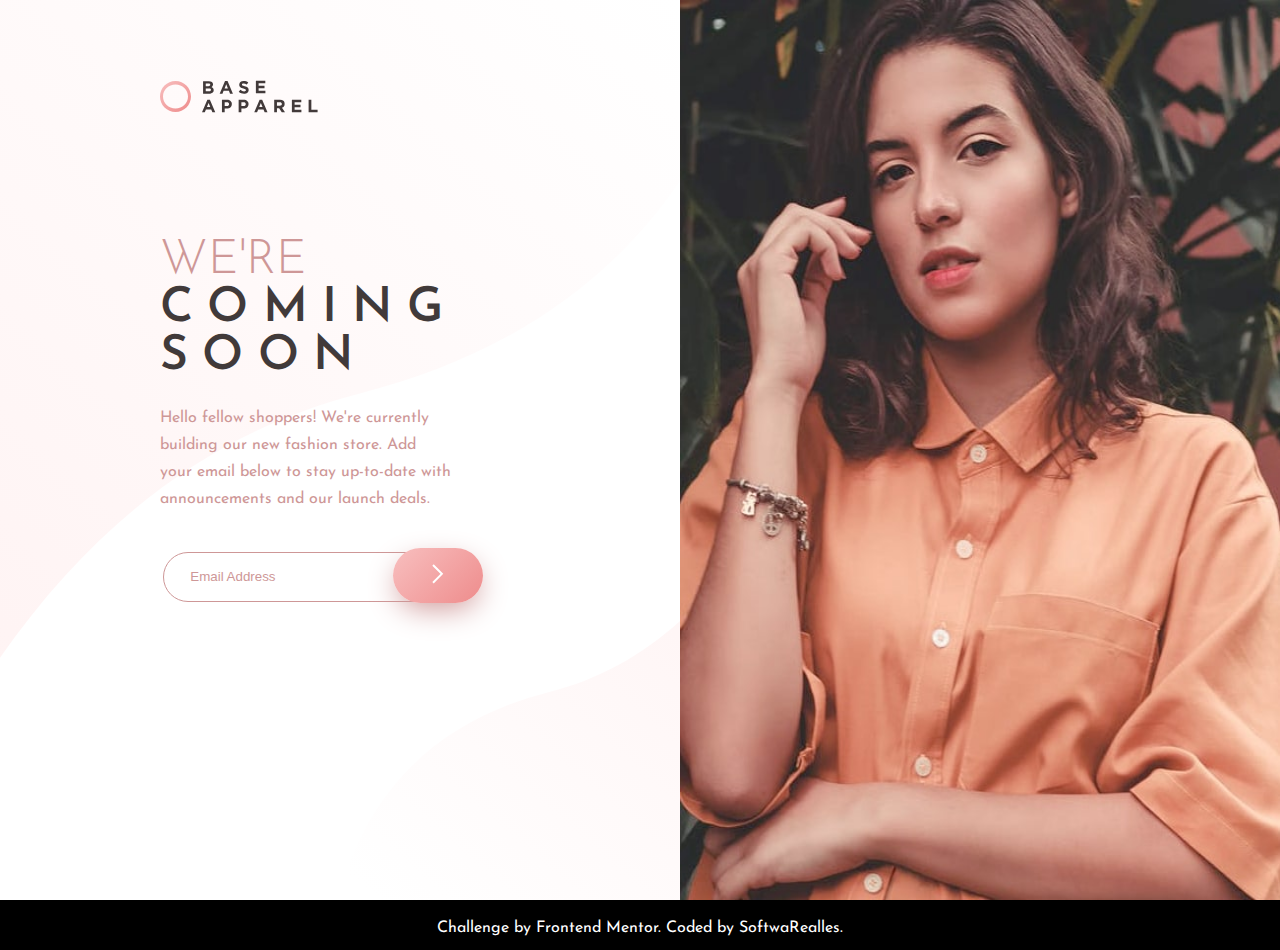
<file: 06-hero/index.html>
<!DOCTYPE html>
<html lang="pt-BR">
<head>
  <meta charset="utf-8"/>
  <meta name="viewport" content="width=device-width"/>
  <link rel="shortcut icon" href="./images/favicon-32x32.png" type="image/x-icon"/>
  <link rel="preconnect" href="https://fonts.gstatic.com">
  <link href="https://fonts.googleapis.com/css2?family=Josefin+Sans:wght@300;400;600&display=swap" rel="stylesheet"> 
  <link href="./css/style.css" rel="stylesheet" type="text/css"/>
  <title>Frontend Mentor | Base Apparel coming soon page</title>
</head>
<body>
  <main>
    <div class="container">
      <header class="logo-container">
        <img class="logo" src="./images/logo.svg" alt="Base Apparel"/>
      </header>

      <div class="hero-container">
        <!-- <picture> -->
          <!-- <source media="(min-width:862px)" srcset="./images/hero-desktop.jpg"> -->
          <!-- <source media="(min-width:465px)" srcset="./images/hero-mobile.jpg"> -->
          <!-- <img class="hero-desktop" src="./images/hero-desktop.jpg" alt="Model Desktop"/> -->
          <!-- <img class="hero-mobile" src="./images/hero-desktop.jpg" alt="Model Desktop"/> -->
        <!-- </picture> -->
        
        <img class="hero-desktop" src="./images/hero-desktop.jpg" alt="Model Desktop"/>
        <img class="hero-mobile" src="./images/hero-mobile.jpg" alt="Model Desktop"/>
      </div>

      <div class="content-wrapper">
        <header class="desktop-logo">
          <img src="./images/logo.svg" alt="Base Apparel"/>
        </header>

        <div class="title">
          <p>We're</p>
        </div>
        <div class="coming-soon">
          <p>Coming soon</p>
        </div>

        <div class="description">
          <p>Hello fellow shoppers! We're currently building our new fashion store. 
            Add your email below to stay up-to-date with announcements and our launch deals.</p>
        </div>

        <form id="form" novalidate>
          <div class="input-container">
            <input id="txtEmail" type="text" placeholder="Email Address"/>
            <img id="dangerIcon" class="danger-button" src="./images/icon-error.svg" alt="Error icon"/>
            <button class="btn" type="submit">
              <img src="./images/icon-arrow.svg" alt="arrow"/>
            </button>
          </div>
          <div id="dangerText" class="danger-text">
            <p>Please provide a validate email</p>
          </div>
        </form>
      </div>
    </div>
  </main>
  <footer class="attribution">
    Challenge by <a href="https://www.frontendmentor.io?ref=challenge" target="_blank">Frontend Mentor</a>. 
    Coded by <a href="https://www.facebook.com/softwarealles" target="_blank">SoftwaRealles</a>.
  </footer>
  <script src="./js/script.js"></script>
</body>
</html>
</file>
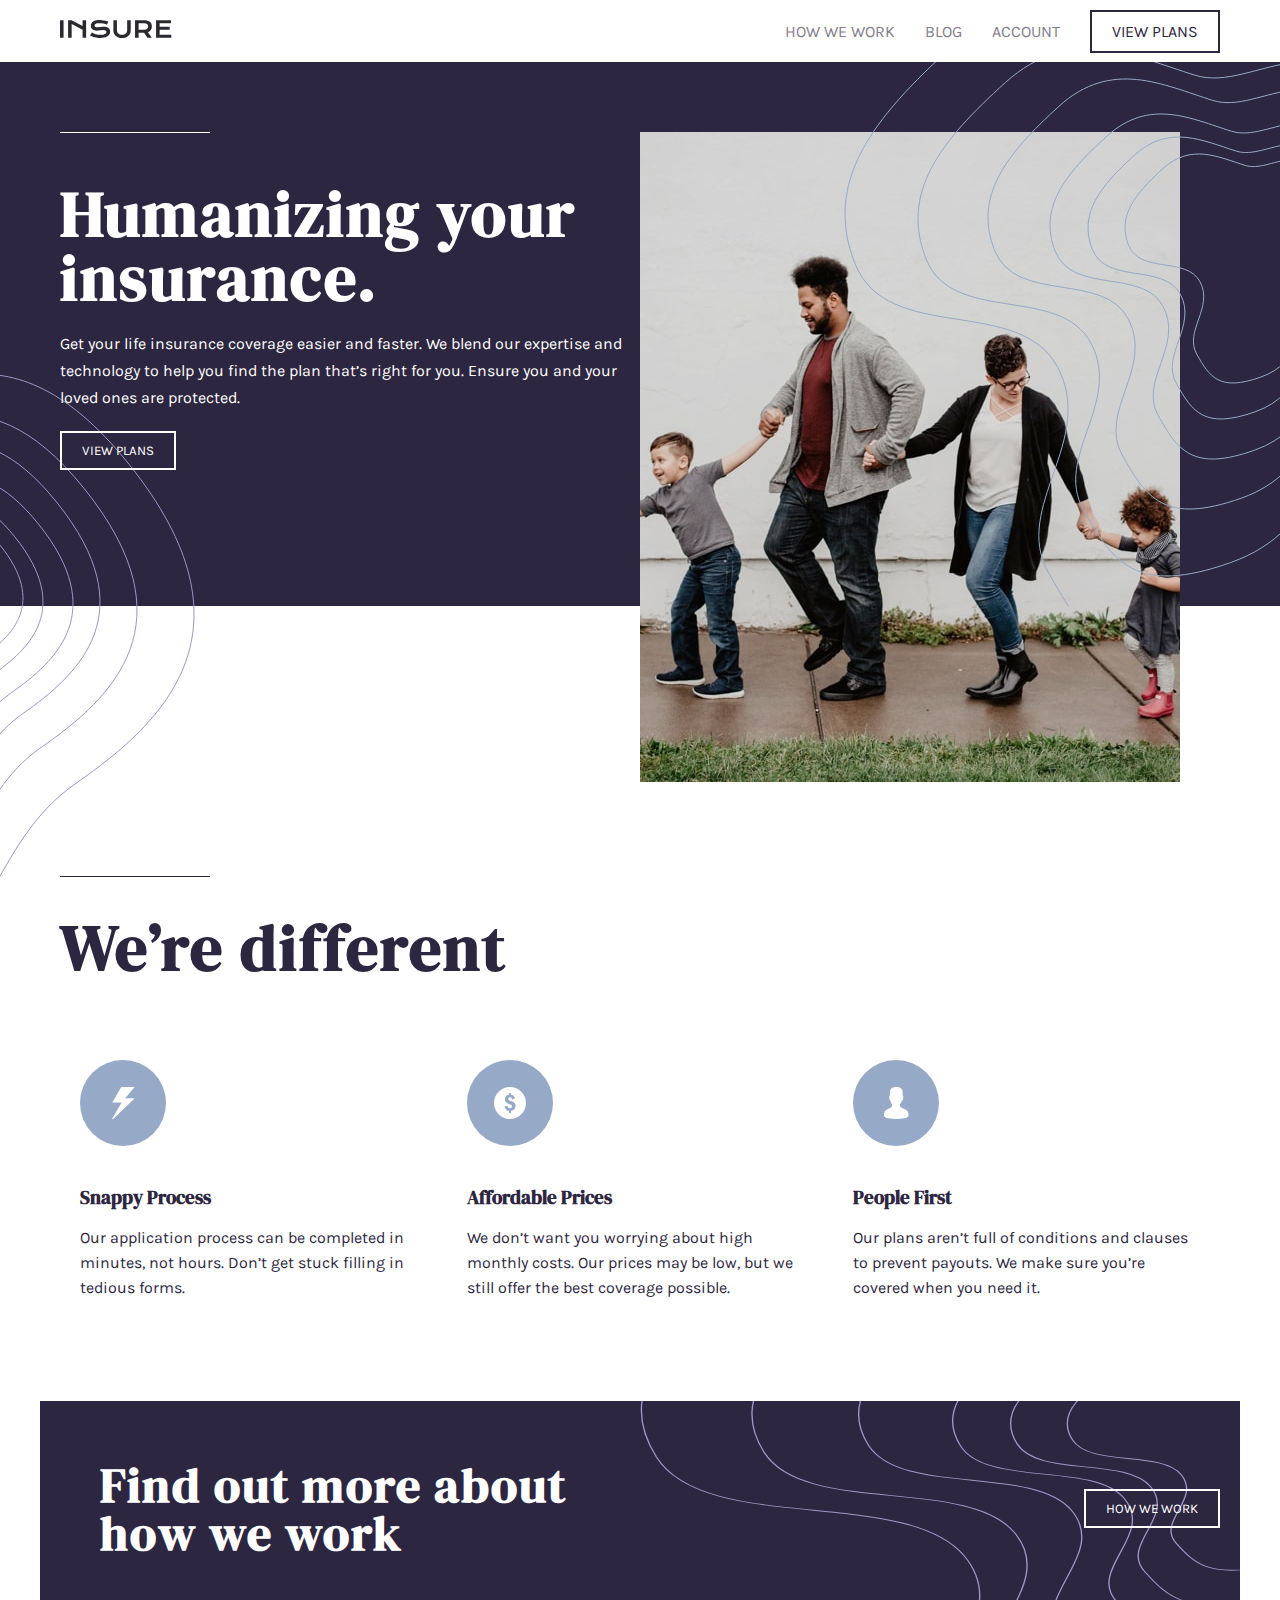
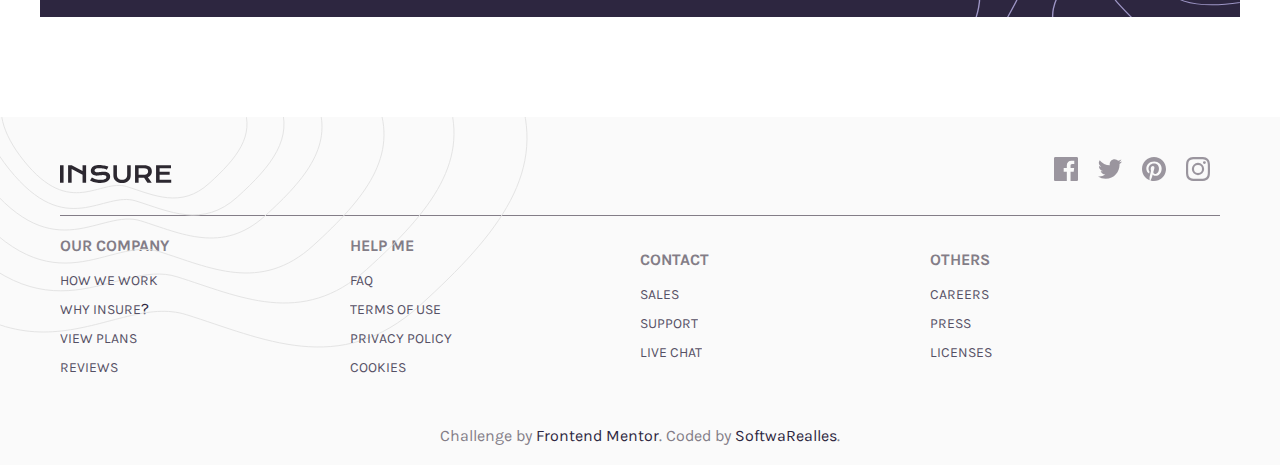
<file: 07-landing-page/index.html>
<!DOCTYPE html>
<html lang="pt-BR">
<head>
  <meta charset="utf-8"/>
  <meta name="viewport" content="width=device-width"/>
  <link rel="shortcut icon" href="./images/favicon-32x32.png" type="image/x-icon"/>
  <link rel="stylesheet" href="https://use.fontawesome.com/releases/v5.15.3/css/all.css" integrity="sha384-SZXxX4whJ79/gErwcOYf+zWLeJdY/qpuqC4cAa9rOGUstPomtqpuNWT9wdPEn2fk" crossorigin="anonymous">
  <link rel="preconnect" href="https://fonts.gstatic.com">
  <link href="https://fonts.googleapis.com/css2?family=DM+Serif+Display&family=Karla:wght@400;700&display=swap" rel="stylesheet">
  <link href="./css/style.css" rel="stylesheet" type="text/css"/>
  <title>Frontend Mentor | Insure landing page</title>
</head>
<body>
  <nav class="navbar">
    <div class="container">
      <div class="flex">
        <div class="img-wrapper">
          <a href="./">
            <img src="./images/logo.svg" alt="Insure"/>
          </a>
        </div>

        <button id="menuHamburger" class="menu-hamburger">
          <img class="open" src="./images/icon-hamburger.svg" alt="Menu Hamburger"/>
          <img class="close" src="./images/icon-close.svg" alt="Menu Close"/>
        </button>
        <ul id="navbarMenu" class="navbar__menu">
          <li class="navbar__item"><a class="navbar__link"  href="">How we work</a></li>
          <li class="navbar__item"><a class="navbar__link"  href="">Blog</a></li>
          <li class="navbar__item"><a class="navbar__link"  href="">Account</a></li>
          <li class="navbar__item"><a class="btn btn--reverse"  href="">View plans</a></li>
        </ul>
      </div>
    </div>
  </nav>

  <header class="header">
    <div class="container">
      <div class="flex align-start reverse-mobile">
        <div>
          <h1 class="line-top">Humanizing your insurance.</h1>
          <p class="header__text">Get your life insurance coverage easier and faster. We blend our expertise and technology to help you find the plan that’s right for you. Ensure you and your loved ones are protected.</p>
          <button class="btn">View plans</button>
        </div>
        <div class="header__img">
          <img class="img-out" src="./images/image-intro-desktop.jpg" alt="Intro"/>
        </div>
      </div>
    </div>
  </header>

  <section class="container about">
    <h2 class="line-top line-violet about__title">We’re different</h2>
    <div class="flex">
      <div class="about__card">
        <img src="./images/icon-snappy-process.svg" alt="Snappy Process"/>
        <h3 class="card__title">Snappy Process</h3>
        <p class="card__text">Our application process can be completed in minutes, not hours. Don’t get stuck filling in tedious forms.</p>
      </div>
      <div class="about__card">
        <img src="./images/icon-affordable-prices.svg" alt="Affordable Prices"/>
        <h3 class="card__title">Affordable Prices</h3>
        <p class="card__text">We don’t want you worrying about high monthly costs. Our prices may be low, but we still offer the best coverage possible.</p>
      </div>
      <div class="about__card">
        <img src="./images/icon-people-first.svg" alt="People First"/>
        <h3 class="card__title">People First</h3>
        <p class="card__text">Our plans aren’t full of conditions and clauses to prevent payouts. We make sure you’re covered when you need it.</p>
      </div>
    </div>
  </section>

  <section class="container cta">
      <div class="flex">
        <h2>Find out more about how we work</h2>
        <button class="btn">How we work</button>
      </div>
  </section>

  <footer class="footer">
    <div class="container">
      <div class="flex footer__top">
        <div class="footer__logo">
          <a href="./">
            <img src="./images/logo.svg" alt="Insure"/>
          </a>
        </div>
        <ul class="footer__menu flex">
          <li class="footer__item"><a href="" class="footer__link social__link"><img src="./images/icon-facebook.svg" alt="Facebook"></a></li>
          <li class="footer__item"><a href="" class="footer__link social__link"><img src="./images/icon-twitter.svg" alt="Twitter"></a></li>
          <li class="footer__item"><a href="" class="footer__link social__link"><img src="./images/icon-pinterest.svg" alt="Pinterest"></a></li>
          <li class="footer__item"><a href="" class="footer__link social__link"><img src="./images/icon-instagram.svg" alt="Instagrem"></a></li>
        </ul>
      </div>
      <div class="flex footer__line-top">
        <div>
          <h4 class="footer__title">Our company</h4>
          <ul>
            <li class="footer__item"><a class="footer__link" href="">How we work</a></li>
            <li class="footer__item"><a class="footer__link" href="">Why Insure</a>?</li>
            <li class="footer__item"><a class="footer__link" href="">View plans</a></li>
            <li class="footer__item"><a class="footer__link" href="">Reviews</a></li>
          </ul>
        </div>
        <div>
          <h4 class="footer__title">Help me</h4>
          <ul>
            <li class="footer__item"><a class="footer__link" href="">FAQ</a></li>
            <li class="footer__item"><a class="footer__link" href="">Terms of use</a></li>
            <li class="footer__item"><a class="footer__link" href="">Privacy policy</a></li>
            <li class="footer__item"><a class="footer__link" href="">Cookies</a></li>
          </ul>
        </div>
        <div>
          <h4 class="footer__title">Contact</h4>
          <ul>
            <li class="footer__item"><a class="footer__link" href="">Sales</a></li>
            <li class="footer__item"><a class="footer__link" href="">Support</a></li>
            <li class="footer__item"><a class="footer__link" href="">Live chat</a></li>
          </ul>
        </div>
        <div>
          <h4 class="footer__title">Others</h4>
          <ul>
            <li class="footer__item"><a class="footer__link" href="">Careers</a></li>
            <li class="footer__item"><a class="footer__link" href="">Press</a></li>
            <li class="footer__item"><a class="footer__link" href="">Licenses</a></li>
          </ul>
        </div>
      </div>
      <div class="attribution">
        Challenge by <a href="https://www.frontendmentor.io?ref=challenge" target="_blank">Frontend Mentor</a>. Coded by <a href="https://www.facebook.com/softwarealles" target="_blank">SoftwaRealles</a>.
      </div>
    </div>
  </footer>
  <script src="./js/script.js"></script>
</body>
</html>
</file>
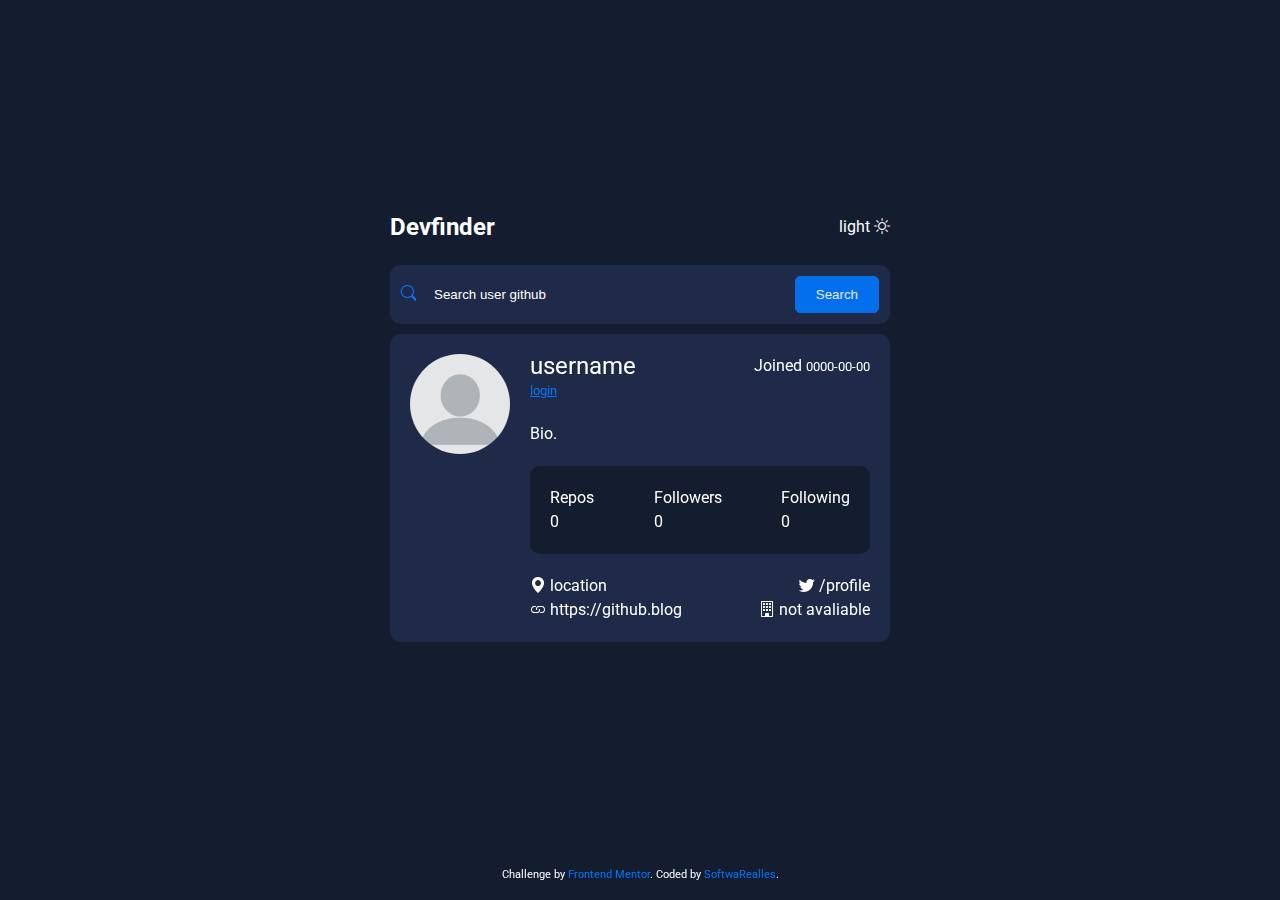
<file: 08-devfinder/index.html>
<!DOCTYPE html>
<html lang="pt-br">
  <head>
    <!-- Responsive -->
    <meta charset="utf-8"/>
    <link rel="shortcut icon" href="./images/favicon.png" type="image/png"/>    
    <meta name="viewport" content="width=device-width, initial-scale=1"/>
    <!--/ Responsive -->

    <!-- SEO -->
    <meta name="description" content="Devfinder - Busca de usuários no Github."/>
    <meta name="keywords" content="Diogo Realles, SoftwaRealles, Front-end, Front-delivery, Devfinder">
    <meta name="author" content="Diogo Realles - SoftwaRealles"/>
    <link rel="canonical" href="https://devfinder.softwarealles.repl.co/"/>
    <link rel="sitemap" type="application/xml" title="Sitemap" href="https://devfinder.softwarealles.repl.co/sitemap.xml"/>
    <meta name="robots" content="index, follow"/>
    <meta name="owner" content="Diogo Realles - SoftwaRealles"/>
    <meta name="copyright" content="SoftwaRealles (c) 2022"/>
    <!--/ SEO -->
    
    <!-- Facebook -->
    <meta property="og:url" content="https://devfinder.softwarealles.repl.co/"/>
    <meta property="og:title" content="Devfinder - Search users Github"/>
    <meta property="og:description" content="Devfinder - Busca de usuários no Github."/>
    <meta property="og:type" content="website"/>
    <meta property="og:site_name" content="Devfinder - Search users Github"/>
    <meta property="og:image" content="https://devfinder.softwarealles.repl.co/img/cover.png"/>
    <meta property="og:image:type" content="image/png"/>
    <meta property="og:image:width" content="300"/>
    <meta property="og:image:height" content="300"/>
    <!--/ Facebook -->

    <link rel="preconnect" href="https://fonts.googleapis.com"/>
    <link rel="preconnect" href="https://fonts.gstatic.com" crossorigin/>
    <link href="https://fonts.googleapis.com/css2?family=Roboto:wght@300;400;700&display=swap" rel="stylesheet"/>
    <link rel="stylesheet" href="https://cdn.jsdelivr.net/npm/bootstrap-icons@1.5.0/font/bootstrap-icons.css"/>
    <link href="./css/style.css" rel="stylesheet" type="text/css" />
    <script src="./js/script.js" defer></script>
    <title>Github - Search</title>
  </head>
  <body>
    <main class="main">
      <div class="container">
        <div class="devfinder-top">
          <div class="flex align-center justify-between devfinder-top__title">
            <h2 class="title">Devfinder</h2>
            <div class="areaToggle">
              light
              <i class="bi bi-brightness-high"></i>
              <!-- dark -->
              <!-- <i class="bi bi-moon-stars-fill"></i> -->
            </div>
          </div>

          <form id="form" class="flex align-center devfinder-top__form" action="./" method="post">
            <i class="bi bi-search"></i>
            <input id="searchUser" class="form-control" type="search" placeholder="Search user github" aria-label="Search" autofocus/>
            <button id="btnSubmit" class="btn">Search</button>
          </form>
        </div>

        <div class="devfinder-bottom">
          <div class="flex wrap gap-2">
            <div class="imgBox"><img id="githubAvatar" src="./images/perfil.png" alt="perfil"></div>
            <div class="info">
              <div class="flex wrap justify-between">
                <div class="">
                  <h1 id="githubName" class="title">username</h1>
                  <a id="githubLogin" href="#" target="_blank">login</a>
                </div>
                <p>Joined <span id="githubCreated_at">0000-00-00</span>
                </p>
              </div>

              <div class="areaBio">
                <p id="githubBio">Bio.</p>
              </div>

              <div class="areaRepo">
                <div class="flex wrap justify-between">
                  <div class="repoInfo">
                    <p>Repos</p>
                    <span id="githubRepos">0</span>
                  </div>
                  <div class="repoInfo">
                    <p>Followers</p>
                    <span id="githubFollowers">0</span>
                  </div>
                  <div class="repoInfo">
                    <p>Following</p>
                    <span id="githubFollowing">0</span>
                  </div>
                </div>
              </div>

              <div class="areaLocation">
                <div class="flex wrap justify-between gap-2">
                  <div>
                    <span class="icon"><i class="bi bi-geo-alt-fill"></i></span>
                    <span id="githubLocation">location</span>
                  </div>
                  <div>
                    <span class="icon"><i class="bi bi-twitter"></i></span>
                    <span id="githubTwitter">/profile</span>
                  </div>
                </div>
                <div class="flex wrap justify-between gap-2">
                  <div>
                    <span class="icon"><i class="bi bi-link"></i></span>
                    <span id="githubBlog">https://github.blog</span>
                  </div>
                  <div>
                    <span class="icon"><i class="bi bi-building"></i></span>
                    <span id="githubCompany">not avaliable</span>
                  </div>
                </div>
              </div>
            </div>
          </div>
        </div>
      </div>
    </main>
    
    <footer class="attribution">
      Challenge by <a href="https://www.frontendmentor.io/challenges/github-user-search-app-Q09YOgaH6" target="_blank">Frontend Mentor</a>. 
      Coded by <a href="https://www.facebook.com/softwarealles" target="_blank">SoftwaRealles</a>.
    </footer>
  </body>
</html>
</file>
<file: 01-card/css/style.css>
::selection{background:#090b1a;color:rgba(255,255,255,.75)}*{padding:0;margin:0;box-sizing:border-box}html,body{height:100%}body{font-family:"Inter",sans-serif;background:#090b1a;color:#fff;display:grid;align-items:center;justify-content:center;grid-template-rows:1fr 50px}.container{width:min(90%, 1400px);margin:0 auto}.card{width:min(80%, 960px);margin:0 auto;background:#1b1938;display:flex}.card{border-radius:10px}.card__img,img{border-radius:0 10px 10px 0}.card__info{display:flex;flex-direction:column;margin:20px;order:0;flex:1}.card__info h1 span{transition:all .3s ease-in-out}.card__info:hover h1 span{color:#aa5cdb}.card__info p{font-size:15px;color:rgba(255,255,255,.75);line-height:calc(15px * 1.5);padding:20px 0 40px 0}.card__stats{display:flex;font-family:"Lexend Deca",sans-serif}.card__stat{flex:1;text-align:center}.card__stat h1{color:#fff}.card__stat span{color:rgba(255,255,255,.75);font-size:13px}.card__img{order:1;flex:1;background:#aa5cdb;overflow:hidden;transform:scale(1)}.card__img img{vertical-align:middle;max-width:100%;opacity:.7;mix-blend-mode:overlay;transition:all .3s ease-in-out}.card__img:hover img{transform:scale(1.1)}.attribution{background:#1b1938;text-align:center;padding:15px 0;color:#fff;font-size:11px}.attribution a{color:rgba(255,255,255,.75);text-decoration:none;color:#3e52a3}@media only screen and (max-width: 1083px){.container{padding:50px}.card{flex-direction:column;max-width:762px}.card__info{order:1;text-align:center}.card__img{order:0}.card{border-radius:10px}.card__img,img{border-radius:10px 10px 0 0}.card__info h1,.card__stat h1{font-size:18px}.card__info p{font-size:13px}.card__stat span{font-size:10px}.attribution{padding:20px}}/*# sourceMappingURL=style.css.map */
</file>
<file: 02-card/css/style.css>
::selection{color:#fff;background:#000}*{padding:0;margin:0;box-sizing:border-box}html,body{height:100%}body{display:grid;grid-template-rows:1fr 50px;background:#f2f2f2;font-family:"Lexend Deca",sans-serif}.container{width:min(90%, 960px);margin:20px auto}.card-flex{display:flex}.card{display:flex;flex-direction:column;justify-content:center;padding:30px;max-width:300px}.card:nth-child(1){background:#e38826;border-radius:10px 0 0 10px}.card:nth-child(2){background:#006970;color:#006970}.card:nth-child(3){background:#004241;border-radius:0 10px 10px 0;color:#004241}.btn--card1{color:#e38826}.btn--card2{color:#006970}.btn--card3{color:#004241}.card__text{padding:0px 0;color:#fff}.card__text h1{text-transform:uppercase;padding:30px 0;font-family:"Big Shoulders Display",cursive}.card__text p{line-height:calc(18px * 1.4);color:rgba(255,255,255,.75)}.card__text button{margin:40px 0}.btn{padding:10px 25px;border:2px solid transparent;border-radius:20px;background:#f2f2f2;transition:all .3s ease-in-out;cursor:pointer}.btn:hover,.btn:active{border:2px solid #fff;color:#fff;background:transparent}footer{background:#e38826;text-align:center;padding:20px;color:#fff}footer a{text-decoration:none;color:#006970}@media only screen and (max-width: 879px){.card-flex{flex-direction:column}.card{margin:0 auto}.card:nth-child(1){background:#e38826;border-radius:10px 10px 0 0}.card:nth-child(2){background:#006970}.card:nth-child(3){background:#004241;border-radius:0 0 10px 10px}}/*# sourceMappingURL=style.css.map */
</file>
<file: 03-form/css/style.css>
::selection{color:#fff;background:#000}*{padding:0;margin:0;box-sizing:border-box}html,body{height:100%}body{display:grid;grid-template-rows:1fr 50px;justify-items:center;align-items:center;background:linear-gradient(rgba(255, 0, 0, 0.5), rgba(255, 0, 0, 0.5)),url("../images/bg-intro-desktop.png") no-repeat center;background-size:cover;font-family:"Poppins",sans-serif;font-size:15px}.container{width:min(80%, 960px);margin:0 auto}.flex{display:flex;justify-content:center;align-items:center}.text{color:#fff;flex:1 1 45%;margin:40px 0;animation:intro ease .9s}@keyframes intro{from{transform:translate3d(0, -50vh, 0)}to{transform:translate3d(0, 0, 0)}}.text h1{font-size:46px;line-height:calc(30px * 1.5);padding:20px 0}.text p{max-width:400px;line-height:calc(15px * 1.4)}.box-form{flex:1 1 55%;margin-left:20px}.trial{background:#6055a5;padding:14px;border-radius:10px;color:#fff;font-size:14px;text-align:center;box-shadow:0px 8px 12px 0px rgba(0,0,0,.2);margin:0 0 20px}form{background:#fff;padding:20px;border-radius:10px;box-shadow:0px 8px 12px 0px rgba(0,0,0,.2)}form .input-block{position:relative;width:100%;margin:55px 0}input{position:absolute;top:0;left:0;width:100%;height:100%;padding:25px 10px;background:transparent;border:1px solid #d3d3d3;border-radius:5px;outline:none}label{position:relative;top:.8rem;left:.7rem;transition:all .1s ease-in-out;background:#fff;padding:0 5px}input:focus~label,input:not(:placeholder-shown).input:not(:focus)~label{top:-0.7rem;left:.8rem;font-size:.8em}form div:nth-child(1){margin-top:0}.msgError{position:absolute;top:50px;right:0;font-size:13px;color:#ff7a7a;display:none}.msgError.active{display:block}.btn{background:#38cc8c;padding:14px;border:none;border-radius:10px;color:#fff;text-align:center;box-shadow:0px 8px 12px 0px rgba(0,0,0,.2);margin:20px 0;width:100%;cursor:pointer;font-weight:bold;text-transform:uppercase;font-family:"Poppins",sans-serif;letter-spacing:2px;font-size:16px;transition:all .3s ease-in-out}.btn:hover{opacity:.8}.terms{color:#b9b6d3;font-size:14px;text-align:center;margin:0 auto}.terms a{color:#ff7a7a;font-weight:bold;text-decoration:none}footer{width:100%;text-align:center;padding:15px;background:#6055a5}footer a{text-decoration:none;color:#fff}.modal-container{width:100vw;height:100vh;background:rgba(0,0,0,.5);position:fixed;top:0;left:0;z-index:2;align-items:center;justify-content:center;transition:all .3s ease-in-out;display:none}.modal-container.active{display:flex}.modal{background:#fff;width:min(60%, 300px);padding:40px;position:relative;border-radius:10px}@keyframes modal{from{opacity:0;transform:translate3d(0, -60px, 0)}to{opacity:1;transform:translate3d(0, 0, 0)}}.active .modal{animation:modal .3s}.btnClose{position:absolute;top:-20px;right:-20px;width:50px;height:50px;border-radius:50%;cursor:pointer;border:none;font-weight:bold;font-size:19px}@media only screen and (max-width: 930px){body{display:grid;grid-template-rows:1fr 50px;justify-items:center;align-items:center;background:linear-gradient(rgba(255, 0, 0, 0.5), rgba(255, 0, 0, 0.5)),url("../images/bg-intro-mobile.png") no-repeat center;background-size:cover;font-family:"Poppins",sans-serif;font-size:15px}.flex{flex-direction:column}.text{text-align:center}.text h1{font-size:36px;line-height:calc(30px * 1.3)}.text p{line-height:calc(15px * 1.4);margin:0 auto}.trial{font-size:11px}form{margin-bottom:20px}.btn{font-size:13px}}/*# sourceMappingURL=style.css.map */
</file>
<file: 04-card/css/style.css>
::selection{color:#fff;background:#000}*{padding:0;margin:0;box-sizing:border-box}html,body{height:100%}body{display:grid;grid-template-rows:1fr 50px;background:#19a2ae;font-family:"Kumbh Sans",sans-serif;justify-content:center;align-items:center;justify-items:center;font-size:15px}.container{width:min(80%, 960px);margin:0 auto}.card{background:#fff;width:300px;border-radius:10px}.card__top{width:100%;height:100px;background:url("../images/bg-pattern-card.svg") no-repeat center;background-size:cover;border-radius:10px 10px 0 0}.card__body{display:flex;flex-direction:column;align-items:center;margin-top:-55px}.card__img{position:relative;text-align:center}.card__img img{border-radius:50%;border:5px solid #fff}.rate i{color:gold}.card__text{text-align:center}.card__text p{padding:7px 0}.card__name{padding:7px}.card__name a{display:inline-block;font-weight:bold;text-decoration:none;font-size:20px;color:#222}.card__age{font-size:18px}.card__footer{display:flex;justify-content:space-evenly;width:100%;text-align:center;border-top:1px solid #d3d3d3;padding:20px 0}.card__stats{display:flex;flex-direction:column}.card__num{font-weight:bold;font-size:20px;color:#222}.card__info{margin-top:10px;font-size:14px}[data-weekend]::after{content:"";display:inline-block;width:12px;height:12px;background:#e54;border-radius:50%;margin-left:5px;border:2px solid #fff;position:absolute;top:70px;right:5px}[data-weekend].open::after{background:#1ab912}.card__social{padding:10px 0}.card__social ul{display:flex;padding:0}.card__social ul li{list-style:none;margin:0 20px}.card__social ul li:first-child{margin-left:0}.card__social ul li:last-child{margin-right:0}.card__social ul li a{font-size:25px}.card__social ul li:nth-child(1) a{color:#3d5b9a}.card__social ul li:nth-child(2) a{color:#41b1f8}.card__social ul li:nth-child(3) a{color:#4f4581}.card__social ul li:nth-child(4) a{color:#1768fe}footer{width:100%;text-align:center;padding:15px;background:#000;color:#d3d3d3}footer a{text-decoration:none;color:#fff}/*# sourceMappingURL=style.css.map */
</file>
<file: 05-card/css/style.css>
::selection{background:#000;color:#fff}*{padding:0;margin:0;box-sizing:border-box}html,body{height:100%}body{display:grid;grid-template-rows:1fr 50px;font-family:"Poppins",sans-serif;background:#fafafa}.container{width:min(80%, 960px);margin:0 auto}header{text-align:center;padding:40px 0;color:#4c4e61}header h1{font-weight:100}header h1 strong{font-weight:600}header p{max-width:550px;margin:0 auto;padding:20px 0}.flex{display:flex;align-items:flex-start;align-items:center}.card{background:#fff;border-radius:5px;margin:10px;padding:20px;flex:1 1 500px;box-shadow:0px 5px 40px -10px rgba(0,0,0,.2)}.card__top h1{font-size:20px;padding:10px 0}.card__top p{font-size:14px;padding:10px 0 40px 0;color:#4c4e61}.card__footer{display:flex;justify-content:flex-end;transition:all .3s ease-in-out}.card:hover img{transition:all .3s ease-in-out}.card.cyan{border-top:4px solid #45d3d3}.card.cyan:hover h1,.card.cyan.active h1{color:#45d3d3}.card:hover img{transform:scale(1.7)}.card.cyan:hover img,.card.cyan.active img{transform:scale(1.7)}.card.red{border-top:4px solid #ea5353}.card.red:hover h1{color:#ea5353}.card.orange{border-top:4px solid #fcaf4a}.card.orange:hover h1{color:#fcaf4a}.card.blue{border-top:4px solid #549ef2}.card.blue:hover h1{color:#549ef2}footer{background:#000;color:#fff;text-align:center;padding:20px}footer a{color:#a3a5ae;text-decoration:none}@media only screen and (max-width: 950px){.flex{display:block}.card{flex:1 1 auto}}/*# sourceMappingURL=style.css.map */
</file>
<file: 06-hero/css/style.css>
::selection{background:#000;color:#fff}*{padding:0;margin:0;box-sizing:border-box}html,body{height:100%}body{display:grid;grid-template-rows:1fr 50px;font-family:"Josefin Sans",sans-serif}.container{display:flex;flex-direction:row-reverse;justify-content:center;height:100vh}.hero-container{display:flex}.hero-desktop{width:100%;min-width:600px}.hero-mobile{width:100%;display:none}.content-wrapper{background:url("../images/bg-pattern-desktop.svg") no-repeat center;background-size:cover;padding:5em 2em 0 10em}.desktop-logo{display:block}.logo-container{display:none}.logo{object-fit:contain}.title{margin-top:2.5em;font-size:3rem;font-weight:300;text-transform:uppercase;color:#ce9797}.coming-soon{color:#413a3a;font-size:3em;font-weight:600;text-transform:uppercase;letter-spacing:.3em;margin-bottom:.5em;width:50%}.description p{color:#ce9797;width:60%;line-height:calc(18px * 1.5);margin-bottom:2em}form{width:100%;position:relative}.input-container{width:65%;min-width:400px}#txtEmail{border:1px solid #ce9797;border-radius:50px;background:transparent;padding:0 2em;margin-left:.2em;height:50px;width:70%;outline:none}.danger-button{background:#f96262;position:absolute;width:25px;height:25px;border-radius:50%;top:20px;right:63%;transition:all .3s ease-in-out;opacity:0}.danger-text{font-size:12px;font-weight:600;color:#ce9797;padding:.8em 2em;transition:all .3s ease-in-out;opacity:0}.btn{background:linear-gradient(135deg, #f8bfbf, #ee8c8c);height:55px;border:none;border-radius:50px;outline:none;width:90px;transform:translate3d(-55px, 3px, 0);box-shadow:0 10px 30px -5px #ce9797;cursor:pointer}input::placeholder{color:#ce9797}.btn:active{background:linear-gradient(135deg, from #f8bfbf, to #ee8c8c)}@media only screen and (max-width: 1000px){.hero-desktop{min-width:480px}}@media only screen and (max-width: 768px){.container{height:initial;flex-direction:column}.content-wrapper{padding:0}.logo-container{display:block}.desktop-logo{display:none}.logo{padding:2em}.title{font-size:2.5rem;margin-top:1.5em;text-align:center;width:100%}.hero-desktop{display:none}.hero-mobile{display:block}.coming-soon{width:100%;font-size:2.5rem;text-align:center;padding:0 1em}.description p{text-align:center;font-size:.8rem;width:100%;padding:0 3.5rem}.input-container{display:flex;align-items:center;justify-content:center;width:100%}.danger-button{top:13px;right:34%}.danger-text{text-align:center}.btn{position:absolute;height:50px;transform:translate3d(-55px, 0, 0);right:0}}footer{background:#000;color:#fff;text-align:center;padding:20px}footer a{color:#fff;text-decoration:none}/*# sourceMappingURL=style.css.map */
</file>
<file: 07-landing-page/css/style.css>
::selection{background:#000;color:#fff}*{padding:0;margin:0;box-sizing:border-box;font-family:"Karla",sans-serif}body{color:#2d2640}h1,h2{font-size:4em;letter-spacing:2px;line-height:1;position:relative;padding-top:50px}h1,h2,h3{font-family:"DM Serif Display",serif}.line-top::before{content:"";background:#fff;position:absolute;top:0;left:0;width:150px;height:1px}.line-violet::before{background:#2d2640}.container{width:min(100%, 1200px);margin:0 auto;padding:20px}.btn{background:transparent;border:2px solid #fff;padding:10px 20px;color:#fff;text-transform:uppercase;transition:all .3s ease-in-out;cursor:pointer}.btn:hover{background:#fff;color:#2d2640}.btn--reverse{color:#2d2640;border:2px solid #2d2640;text-transform:uppercase;text-decoration:none;transition:all .3s ease-in-out;cursor:pointer}.btn--reverse:hover{color:#fff;background:#2d2640}.flex{display:flex;align-items:center;justify-content:space-between}.flex>div{flex:1}.align-start{align-items:flex-start}.navbar__menu{display:flex;list-style:none}.navbar__item{margin-left:30px}.navbar__link{color:#837d87;text-transform:uppercase;text-decoration:none;transition:all .3s ease-in-out}.navbar__link:hover,.navbar__link.active{color:#2d2640}.header{background:#2d2640;color:#fff;padding:50px 0;position:relative;margin-bottom:250px}header *,.cta *{z-index:2}.header::before{content:"";background:url("../images/bg-pattern-intro-right-desktop.svg") no-repeat top right;position:absolute;top:0;right:0;width:86%;height:100%;z-index:3}.header::after{content:"";background:url("../images/bg-pattern-intro-left-desktop.svg") no-repeat bottom left;position:absolute;bottom:-50%;left:0;width:100%;height:100%}.header__text{line-height:calc(18px * 1.5);padding:20px 0}.img-out{margin-bottom:-250px}.about{padding-bottom:80px}.about__title{padding:40px 0}.about__card{padding:20px}.about__card img{padding:20px 0}.card__title{padding:15px 0}.card__text{line-height:calc(18px * 1.4)}.cta{background:#2d2640;color:#fff;position:relative}.cta::before{content:"";background:url("../images/bg-pattern-how-we-work-desktop.svg") no-repeat top right;background-size:50% 100%;position:absolute;top:0;right:0;width:100%;height:100%}.cta h2{font-size:3em;padding:40px;max-width:590px}.footer{background:#fafafa;margin-top:100px;position:relative}.footer::before{content:"";background:url("../images/bg-pattern-footer-desktop.svg") no-repeat top left;position:absolute;top:0;left:0;width:100%;height:70%}.footer__top{padding:20px 0}.footer__title{text-transform:uppercase;color:#837d87;margin-bottom:15px}.footer__line-top{border-top:1px solid #837d87;padding:20px 0}.social__link{padding:10px;opacity:.8;transition:all .3s ease-in-out;color:#2d2640}.social__link:hover{opacity:1}.footer__item{margin-bottom:10px;list-style:none}.footer__link{text-transform:uppercase;text-decoration:none;color:#2d2640;font-size:14px;opacity:.8}.footer__link:hover{opacity:1}.attribution{text-align:center;padding:20px 0 0;color:#837d87}.attribution a{text-decoration:none;color:#2d2640}.menu-hamburger{display:none}@media only screen and (max-width: 768px){body{text-align:center}.flex{flex-direction:column}.reverse-mobile{flex-direction:column-reverse}.img-out{display:inline-block;margin-left:-20px;margin-bottom:-10px;margin-top:-70px;max-width:calc(100% + 40px)}.line-top{font-size:45px}.line-top::before{left:50%;transform:translateX(-50%)}.menu-hamburger{display:flex;background:transparent;border:0;cursor:pointer}.navbar{background:#fff;position:fixed;top:0;left:0;width:100vw;z-index:11}.navbar .flex{flex-direction:row}.navbar__menu{display:none}.navbar__menu.active{background:#2d2640;display:flex;flex-direction:column;padding-top:30px;position:fixed;top:72px;left:0;margin:0;width:100vw;height:calc(100vh - 72px);z-index:10}.navbar__item{margin:30px 0}.navbar__link{color:#fff;opacity:.8}.navbar__link:hover{color:#fff;opacity:1}.menu-hamburger.active .open{display:none}.menu-hamburger .close{display:none}.menu-hamburger.active .close{display:block}.btn--reverse{color:#fff;border:2px solid}.btn--reverse:hover{background:#fff;color:#2d2640;border:2px solid #fff}.img-wrapper{text-align:left}.header{margin-bottom:80px}.header::before,.header::after{display:none}.footer{background:url("../images/bg-pattern-footer-mobile.svg") no-repeat 100% auto/top center}.footer__menu.flex{flex-direction:row}.footer__logo{padding:40px 0}}/*# sourceMappingURL=style.css.map */
</file>
<file: 08-devfinder/css/style.css>
*{padding:0;margin:0;box-sizing:border-box}body,html{height:100%}::selection{color:#1f2a48;background:#fff}body{font:normal normal normal 1em/1.5 "Roboto",sans-serif;color:#fff;background:#141c2f;display:grid;align-items:center;grid-template-rows:1fr 50px}.flex{display:flex}.justify-between{justify-content:space-between}.align-center{align-items:center}.wrap{flex-wrap:wrap}.gap-2{gap:20px}.container{width:min(90%, 500px);margin:0 auto}img{width:100%;display:block;object-fit:cover}.devfinder-top__form{border:1px solid #1f2a48;background:#1f2a48;border-radius:10px;padding:10px;margin:20px 0 10px 0}.devfinder-top__form i{color:#0277fe}.form-control{flex:1 1 300px;padding:8px 16px;background:#1f2a48;border:1px solid #1f2a48;outline:1px solid #1f2a48;color:#fff}.form-control::placeholder{color:#fff}.btn{padding:10px 20px;color:#fff;background:#0277fe;border:1px solid #0277fe;border-radius:5px;cursor:pointer;transition:all .3s ease-in-out;opacity:.9}.btn:hover,.btn:focus{opacity:1}.devfinder-bottom{background:#1f2a48;padding:20px;border-radius:10px}.imgBox{width:100px;border-radius:50%}.imgBox img{border-radius:50%}.info{flex:1 1 260px}#githubName{font:normal normal normal 1.5em/100% "Roboto",sans-serif}#githubLogin{color:#0277fe}#githubLogin,#githubCreated_at{font:normal normal normal .8em/100% "Roboto",sans-serif}.areaBio{margin:20px 0px}.areaRepo{background:#141c2f;padding:20px;border-radius:10px;margin:20px 0}.attribution{width:100%;text-align:center;padding:15px 0;color:#fff;font-size:11px}.attribution a{color:#0277fe;text-decoration:none}/*# sourceMappingURL=style.css.map */
</file>
<file: 01-recipe_pages/css/style.min.css>
:root{font-size:62.5%}::selection{background:#101010;color:#f9f9f9}*{padding:0;margin:0;box-sizing:border-box}html{scroll-behavior:smooth}body{font-family:"Poppins",sans-serif;font-weight:400;color:#101010;font-size:1.8rem;background:#f3e5d8;padding-block:4rem}ul,li{list-style:none}:is(ul,li) a{text-decoration:none;color:inherit}img{width:100%;height:100%;object-fit:cover;vertical-align:middle}button,.button{cursor:pointer;border:none;background:rgba(0,0,0,0);display:inline-block;font-family:inherit;color:inherit;text-decoration:none}.container{width:min(90%,900px);margin-inline:auto;background:#f9f9f9;padding:4rem;border-radius:1.8rem}.banner{width:100%;height:40rem;overflow:hidden;border-radius:1.2rem;margin-bottom:6rem}.banner:hover img{transform:scale(1.1)}.banner img{transition:all .3s ease-in-out}.main{background:#f9f9f9}.main header h1{font-size:6rem;font-family:"Merriweather",serif;margin-bottom:2.4rem}.main header p{font-size:2rem;color:#202020;margin-bottom:6rem}.main .title-secondary{font-size:4rem;color:#834530;font-family:"Merriweather",serif;margin-bottom:2rem}.main .preparation{background:#ffeef9;border-radius:8px;padding:3.2rem;margin-bottom:4rem}.main .preparation h3{color:#6d2f48;font-size:3.4rem;margin-bottom:1.8rem}.main .preparation ul{padding-left:1.4rem}.main .preparation ul li{list-style:disc;color:#202020}.main .preparation ul li:not(:last-child){margin-bottom:1.6rem}.main .preparation ul li b{color:#101010;font-size:1.8rem}.main .ingredients{border-bottom:1px solid #afafaf;padding-bottom:4rem;margin-bottom:4rem}.main .ingredients ul{margin-left:1.8rem}.main .ingredients ul li{list-style:disc}.main .ingredients ul li:not(:last-child){margin-bottom:1.6rem}.main .instructions{margin-bottom:4rem}.main .instructions ol{padding-left:2.4rem}.main .instructions ol li{list-style:decimal;color:#202020;list-style:decimal;color:#202020}.main .instructions ol li::marker{font-weight:bold;font-size:1.8rem}.main .instructions ol li:not(:last-child){margin-bottom:1.6rem}.main .instructions ol li b{color:#101010;font-size:1.8rem}.main .nutrition p{margin-bottom:2.4rem}.main .nutrition table{width:100%}.main .nutrition table tbody tr td{padding:2.4rem;border-bottom:1px solid #afafaf}.main .nutrition table tbody tr td:nth-child(even){font-weight:bold;color:#834530}.footer{padding-block:2.4rem;background:rgba(0,0,0,0);text-align:center}.footer p{margin-bottom:1.6rem;font-size:1.4rem;font-weight:500;line-height:150%;color:#f9f9f9}/*# sourceMappingURL=style.min.css.map */
</file>
<file: 03-posts_card/css/style.min.css>
:root{font-size:62.5%}::selection{background:#101010;color:#f9f9f9}*{padding:0;margin:0;box-sizing:border-box}html{scroll-behavior:smooth}body{font-family:"Roboto",sans-serif;font-weight:400;color:#f9f9f9;font-size:1.8rem;background:#101010;padding-block:4rem;line-height:150%;display:flex;justify-content:center;align-items:center}ul,li{list-style:none}a{text-decoration:none;color:inherit}img{width:100%;height:100%;object-fit:cover;vertical-align:middle}button,.button{all:unset;cursor:pointer;display:inline-block;transition:all .3s ease-in-out}.container{width:min(90%,1200px);margin-inline:auto}.cards{display:flex;justify-content:center;flex-wrap:wrap;gap:1.6rem}.cards .card{flex:1;border:1px solid #101010;border-radius:1.4rem;width:100%;max-width:40rem;margin-inline:auto;padding:1.6rem;background:rgba(255,255,255,.0666666667);display:flex;flex-direction:column}.cards .card .card-top{width:100%;height:20rem;overflow:hidden;border-radius:.8rem;margin-bottom:2.4rem}.cards .card .card-top:hover img{transform:scale(1.1)}.cards .card .card-top img{transition:all .3s ease-in-out}.cards .card .card-body{flex-grow:1}.cards .card .card-body span{padding:4px 8px;background:rgba(255,255,255,.0666666667);color:#f9f9f9;border-radius:.4rem;display:inline-block;margin-bottom:1.6rem;font-size:1.6rem}.cards .card .card-body h3{font-size:3.2rem;color:#f9f9f9;margin-bottom:1.8rem;line-height:135%}.cards .card .card-body p{color:#f9f9f9;opacity:.8;margin-bottom:2.4rem}.cards .card .card-footer .button{padding:.8rem 1.8rem;background:rgba(255,255,255,.0666666667);border-radius:.4rem;margin-bottom:.8rem;font-size:2.4rem}.cards .card .card-footer .button:hover{transform:scale(1.1)}/*# sourceMappingURL=style.min.css.map */
</file>
<file: 04-faq_accordion/css/style.min.css>
:root{font-size:62.5%}::selection{background:#2f1533;color:#f9f9f9}*{padding:0;margin:0;box-sizing:border-box}html{scroll-behavior:smooth}body{font-family:"Roboto",sans-serif;font-weight:400;color:#2f1533;background:#f9f0ff;display:grid;place-content:center;min-height:100vh}ul,li{list-style:none}:is(ul,li) a{text-decoration:none;color:inherit}img{width:100%;height:100%;object-fit:cover;vertical-align:middle}button,.button{cursor:pointer;border:none;background:rgba(0,0,0,0);display:inline-block;font-family:inherit;color:inherit;text-decoration:none}.card{border-radius:1.4rem;background:#f9f9f9;width:100%;max-width:60rem;margin-inline:auto;padding:3.2rem;box-shadow:0px 4px 15px -5px rgba(92,92,92,.4)}.card .header{width:100%;padding-block:20px;overflow:hidden;border-radius:.8rem;margin-bottom:2.4rem;display:flex;align-items:center;gap:2.4rem}.card .header img{width:5.4rem;height:5.4rem}.card .header h3{font-size:5.6rem;color:#2f1533}main .bg{width:100%;height:35vh;position:absolute;top:0;left:0;background:url("../img/background-pattern-desktop.svg") no-repeat center/cover;z-index:-1}.faqs{display:flex;flex-direction:column;gap:3.2rem;margin-bottom:2.4rem}.faqs button{width:100%;font-family:"Roboto",sans-serif}.faqs .faq__box{padding:1.6rem}.faqs .faq__box:not(:last-child){border-bottom:1px solid #f9f0ff}.faqs .faq__button{display:flex;justify-content:space-between;align-items:center}.faqs .faq__button:hover .faq__ask{color:#ad28eb}.faqs .faq__button.active .faq__close{background:#2f1533}.faqs .faq__ask{font-size:2rem;letter-spacing:.2rem;color:#2f1533}.faqs .faq__close{font-size:2.4rem;color:#f9f9f9;background:#ad28eb;border-radius:50%;padding:1.4rem;width:2.1rem;height:2.1rem;display:flex;align-items:center;justify-content:center;font-weight:bold;transition:all .3s ease-in-out}.faqs .faq__content{overflow:hidden;transition:all .3s ease-in-out;padding-top:1.6rem}.faqs .faq__content.active{overflow:auto}.faqs .faq__text{color:#2f1533;opacity:.54;font-size:1.8rem;font-weight:500}/*# sourceMappingURL=style.min.css.map */
</file>
<file: 05-workit/css/style.min.css>
.container{width:min(90%,1200px);margin-inline:auto}:root{font-size:62.5%}::selection{background:#24053e;color:#fcf8ff}*{padding:0;margin:0;box-sizing:border-box}html{scroll-behavior:smooth}body{font-family:"Manrope",sans-serif;font-weight:400;color:#24053e;font-size:1.8rem;background:#fcf8ff;line-height:150%}ul,li{list-style:none}a{text-decoration:none;color:inherit}img{width:100%;height:100%;object-fit:cover;vertical-align:middle}button,.button{all:unset;cursor:pointer;border:none;background:rgba(0,0,0,0);display:inline-block;font-family:inherit;color:inherit;text-decoration:none}header{padding-block:2.4rem;background:#24053e}header .container nav{display:flex;justify-content:space-between;align-items:center}header .container nav .logo{text-transform:lowercase;font-size:3.2rem;color:#fff;font-weight:200;transition:all .3s ease-in-out}header .container nav .logo span{font-weight:bold}header .container nav .logo:hover{opacity:.8}header .container nav .access{color:#fff;display:inline-block;padding:.4rem 1.8rem;position:relative}header .container nav .access::after{content:"";position:absolute;left:0;bottom:-5px;width:100%;height:2px;background:#44ffa1;transform:scaleX(0);transform-origin:bottom left;transition:all .3s ease-in-out}header .container nav .access:hover{color:#44ffa1}header .container nav .access:hover::after{transform:scaleX(1);transform-origin:bottom left}.hero{position:relative;background:#24053e;padding-block:2.4rem;height:65vh}.hero .content{display:flex;flex-direction:column;gap:4rem;justify-content:center;align-items:center;position:relative}.hero .content h1{font-size:8rem;font-family:"Fraunces",serif;color:#fff;text-align:center;max-width:64rem;margin-inline:auto;line-height:125%;font-weight:600}.hero .content h1 span{position:relative}.hero .content h1 span::after{position:absolute;bottom:0px;left:0;transform:translateY(3px);background:#44ffa1;width:100%;height:2px;content:""}.hero .content .button-green{background:#44ffa1;color:#24053e;padding:1.6rem 3.2rem;font-weight:700;border:2px solid #44ffa1;transition:all .3s ease-in-out;margin-inline:auto;text-align:center;display:table}.hero .content .button-green:hover{background:#24053e;color:#44ffa1}.hero .content::before{position:absolute;top:0;left:-100px;transform:translateX(-138.37px);z-index:2;content:url("../img/bg-pattern-1.svg");animation:zoom 5s infinite ease-in-out}.hero .content::after{position:absolute;bottom:-120px;right:-120px;transform:translateX(48.08px);z-index:2;content:url("../img/bg-pattern-2.svg");animation:zoom 5s infinite ease-in-out}.hero img{width:767px;height:auto;position:absolute;bottom:-21rem;left:27%;transform:translateX(-50%);animation:bounce 7s infinite ease-in-out}@keyframes bounce{0%{transform:translateX(-50%) translateY(0px)}50%{transform:translateX(-50%) translateY(10px)}100%{transform:translateX(-50%) translateY(0px)}}@keyframes zoom{0%{transform:scale(1.1)}50%{transform:scale(1)}100%{transform:scale(1.1)}}.hero::after{position:absolute;right:0rem;bottom:0;transform:translateY(33%);z-index:1;clip-path:ellipse(55% 55% at 50% 45%);background:#24053e;width:100%;height:11rem;z-index:-1;content:""}.features{padding-top:32rem;padding-bottom:8rem}.features .cards{display:flex;justify-content:center;flex-wrap:wrap;gap:1.6rem}.features .cards .card{padding:1.8rem;flex:1;width:100%;max-width:40rem}.features .cards .card .card-header{display:flex;justify-content:center;align-items:center;margin-bottom:4.8rem}.features .cards .card .card-header .number{width:5.6rem;height:5.6rem;border:1px solid #24053e;border-radius:50%;display:flex;align-items:center;justify-content:center;font-weight:600;font-family:"Fraunces",serif;transition:all .3s ease-in-out}.features .cards .card .card-body h3{text-align:center;font-size:3.2rem;font-family:"Fraunces",serif;color:#24053e;margin-bottom:1.8rem;font-weight:600}.features .cards .card .card-body p{text-align:center;font-size:1.8rem;font-family:"Manrope",sans-serif;color:#24053e;line-height:150%}.features .cards .card:hover .card-header .number{background:#24053e;color:#fff}.founder{padding-block:4rem}.founder .container{position:relative}.founder .container img{width:47.7rem;height:47.7rem;animation:zoom 5s infinite ease-in-out}.founder .container .info{position:absolute;top:15rem;right:0rem;background-color:#24053e;padding:8rem;width:100%;max-width:80rem}.founder .container .info h2{color:#fff;font-size:5.6rem;font-family:"Fraunces",serif;margin-bottom:8rem}.founder .container .info p{color:#fff;font-size:1.8rem;font-family:"Manrope",sans-serif;margin-bottom:4rem;line-height:150%}.founder .container .info .button-green{background:#44ffa1;color:#24053e;padding:1.6rem 3.2rem;font-weight:700;border:2px solid #44ffa1;transition:all .3s ease-in-out;text-align:center;display:table}.founder .container .info .button-green:hover{background:#24053e;color:#44ffa1}.founder .container .info::after{position:absolute;bottom:-6rem;right:10rem;transform:translateX(-138.37px);z-index:2;content:url("../img/bg-pattern-3.svg");animation:bounce 5s infinite}@keyframes zoom{0%{transform:scale(1.1)}50%{transform:scale(1)}100%{transform:scale(1.1)}}@keyframes bounce{0%{transform:translateY(0px)}50%{transform:translateY(10px)}100%{transform:translateY(0px)}}footer{padding-top:16rem;padding-bottom:4rem}footer .logo{text-transform:lowercase;font-size:3.2rem;color:#24053e;font-weight:200;transition:all .3s ease-in-out;text-align:center;margin-inline:auto;display:table;margin-bottom:4rem}footer .logo span{font-weight:bold}footer .logo:hover{opacity:.8}footer ul{display:flex;align-items:center;justify-content:center;gap:.8rem;margin-bottom:1.8rem}footer ul li a{color:#24053e;font-size:2.4rem;padding:.4rem .8rem;display:inline-block;transition:all .3s ease-in-out}footer ul li a:hover{transform:scale(1.2)}footer p{text-align:center}footer p a{position:relative;font-weight:600}footer p a::after{content:"";position:absolute;left:0;bottom:-5px;width:100%;height:2px;background:#24053e;transform:scaleX(0);transform-origin:bottom left;transition:all .3s ease-in-out}footer p a:hover::after{transform:scaleX(1);transform-origin:bottom left}/*# sourceMappingURL=style.min.css.map */
</file>
